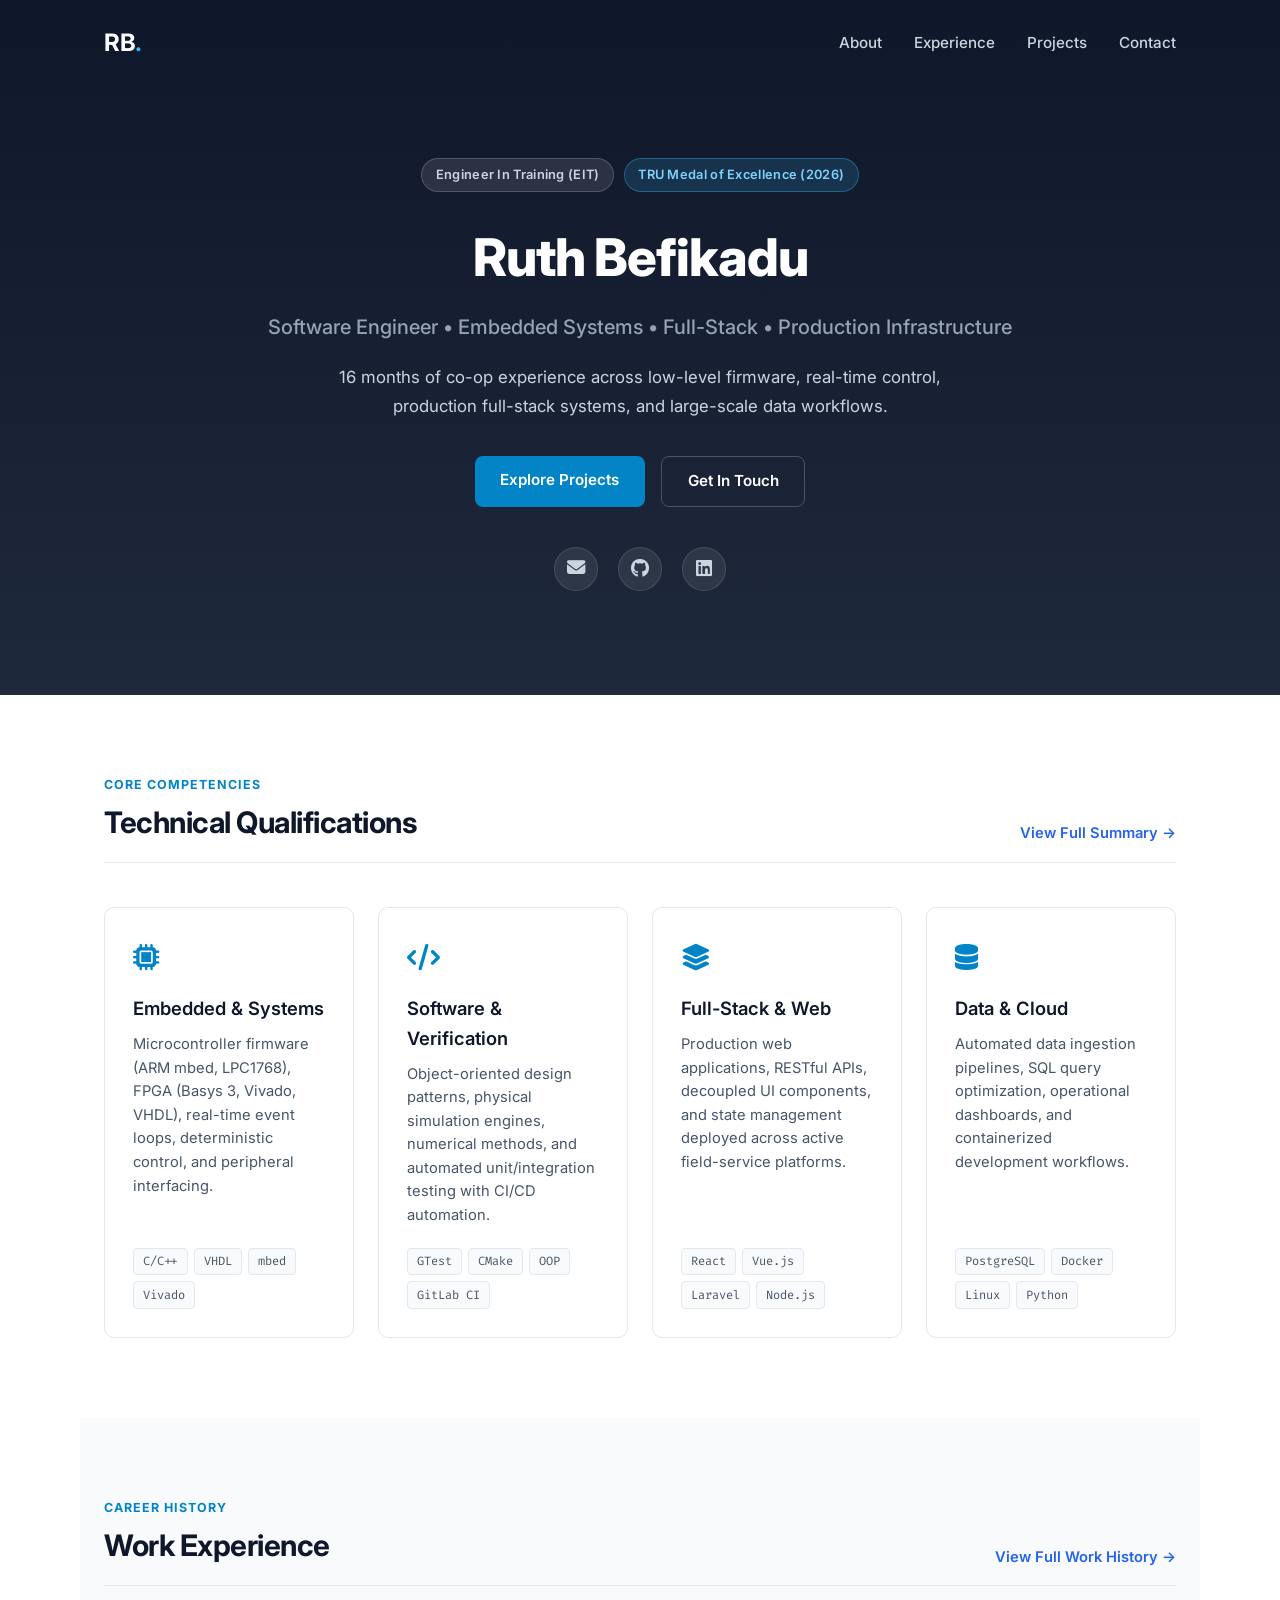
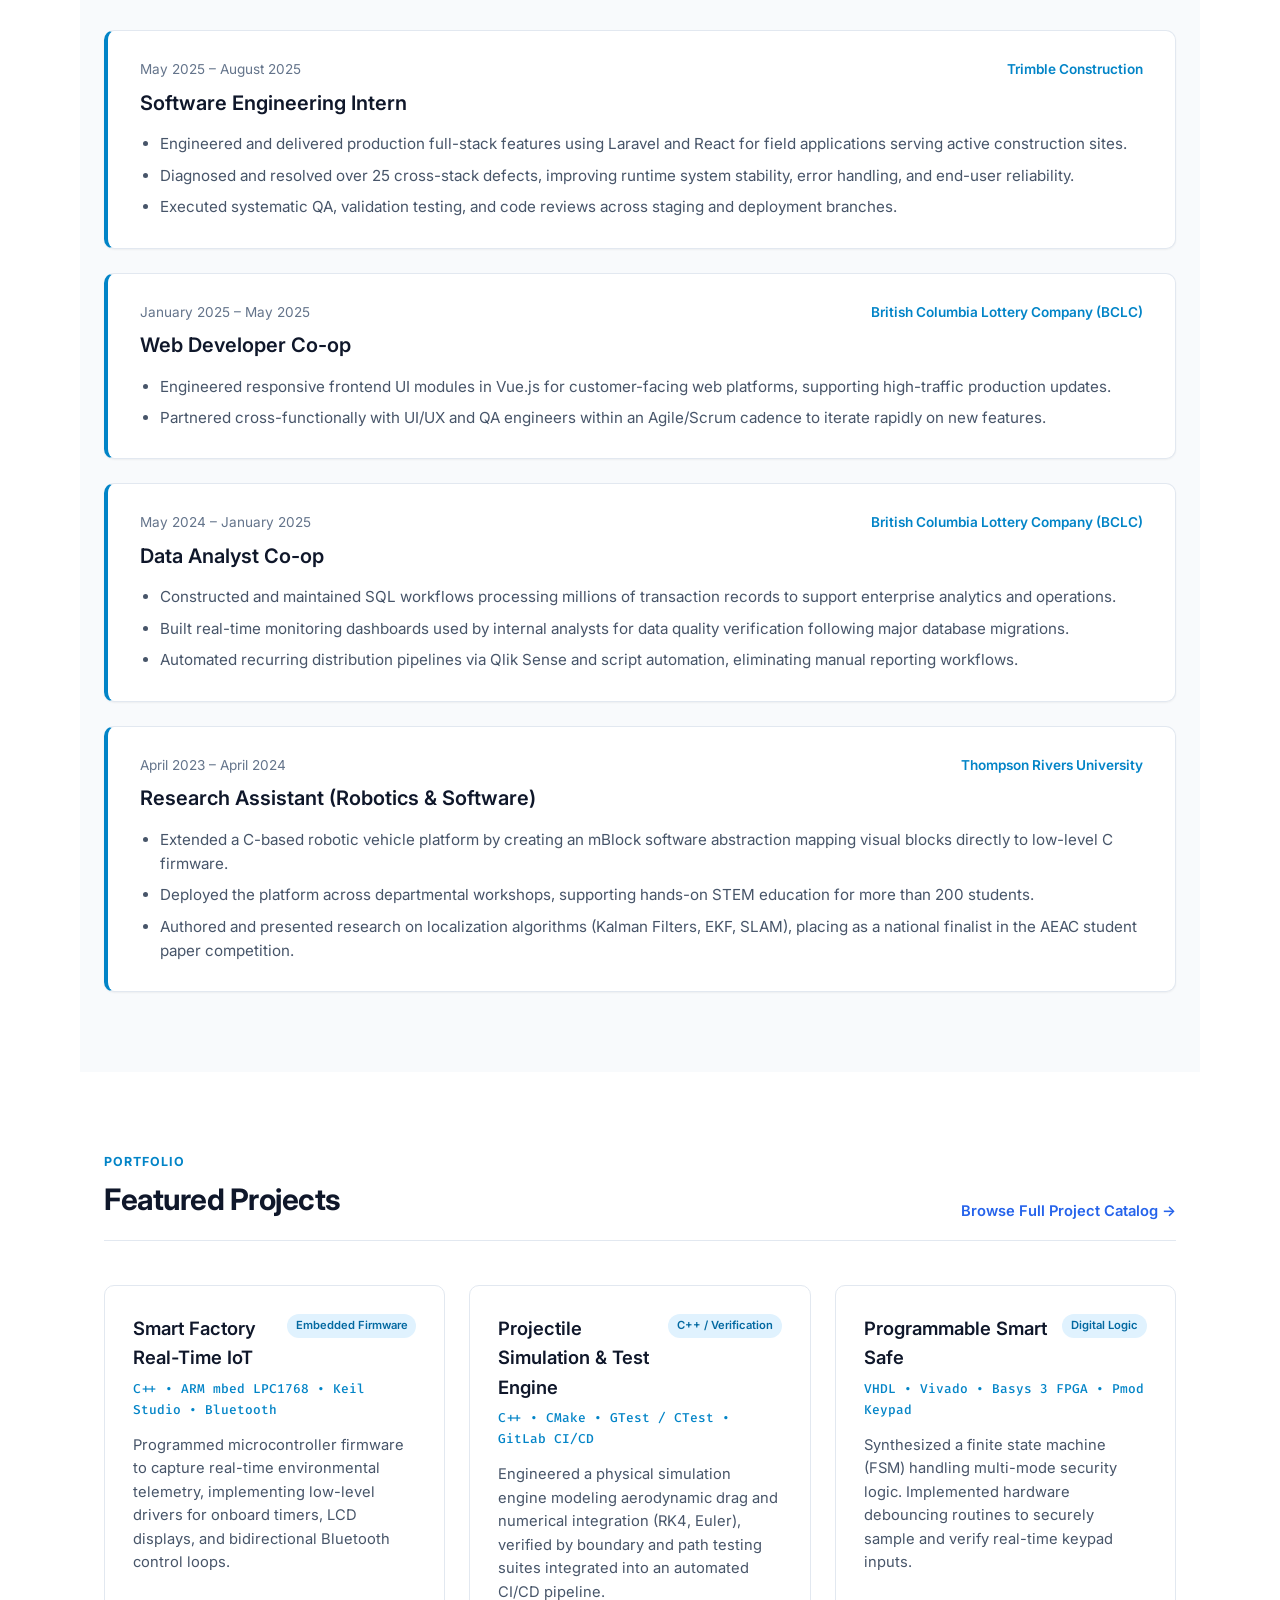
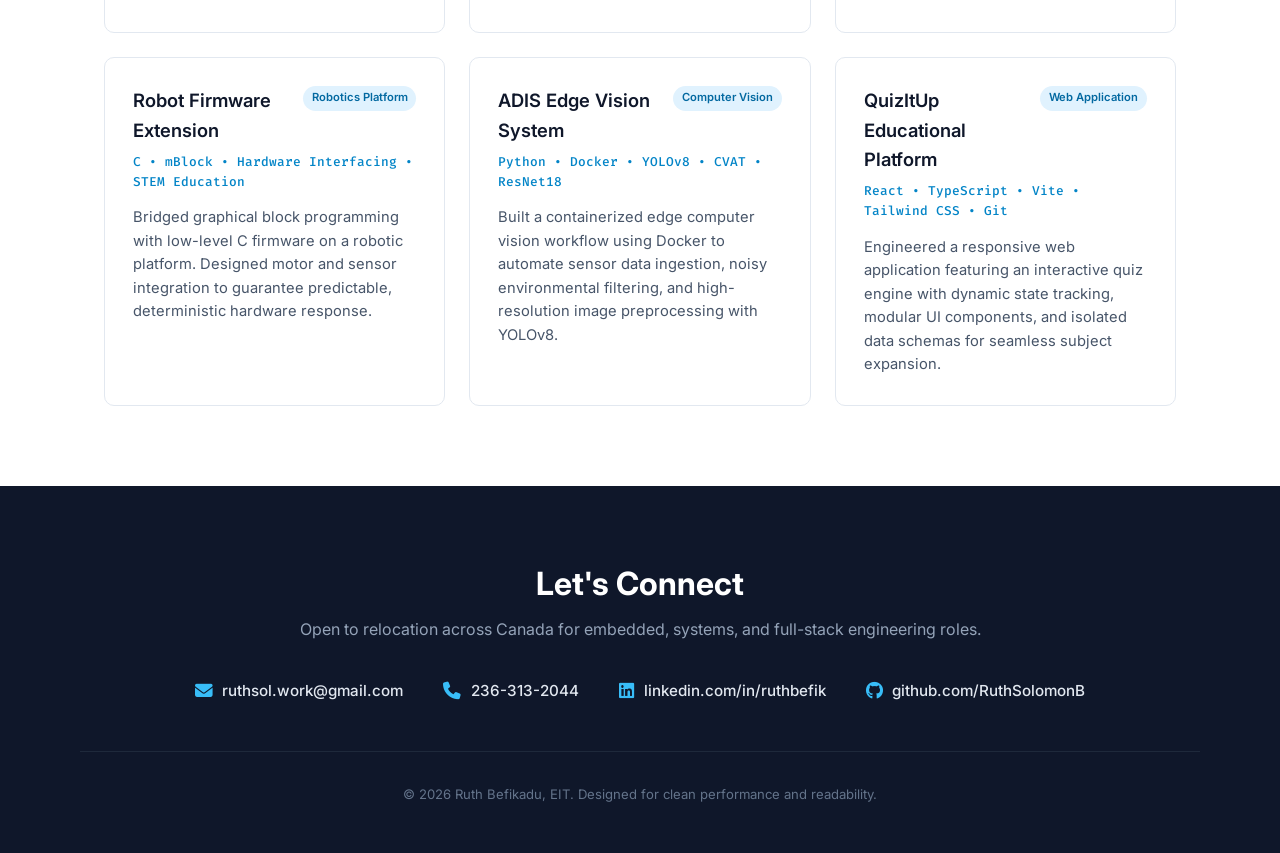
<file: index.html>
<!doctype html>
<html lang="en">
  <head>
    <meta charset="UTF-8" />
    <meta name="viewport" content="width=device-width, initial-scale=1.0" />
    <title>Ruth Befikadu, EIT | Software & Systems Engineer</title>
    <meta
      name="description"
      content="Portfolio of Ruth Befikadu, Software Engineering graduate and EIT specializing in embedded systems, low-level C/C++, full-stack applications, and robust data pipelines."
    />
    <link rel="stylesheet" href="index.css" />
    <link
      rel="stylesheet"
      href="https://cdnjs.cloudflare.com/ajax/libs/font-awesome/6.5.1/css/all.min.css"
    />
    <link rel="preconnect" href="https://fonts.googleapis.com" />
    <link rel="preconnect" href="https://fonts.gstatic.com" crossorigin />
    <link
      href="https://fonts.googleapis.com/css2?family=Fira+Code:wght@400;500&family=Inter:wght@300;400;500;600;700&display=swap"
      rel="stylesheet"
    />
  </head>
  <body>
    <!-- Navigation -->
    <header>
      <nav class="nav-container">
        <a href="#" class="logo">RB<span>.</span></a>
        <ul class="nav-links">
          <li><a href="#about">About</a></li>
          <li><a href="#experience">Experience</a></li>
          <li><a href="#projects">Projects</a></li>
          <li><a href="#contact">Contact</a></li>
        </ul>
      </nav>

      <!-- Hero Section -->
      <div class="hero">
        <div class="badge-container">
          <span class="hero-badge">Engineer In Training (EIT)</span>
          <span class="hero-badge highlight">TRU Medal of Excellence (2026)</span>
        </div>
        <h1>Ruth Befikadu</h1>
        <p class="hero-subtitle">
          Software Engineer &bull; Embedded Systems &bull; Full-Stack &bull; Production Infrastructure
        </p>
        <p class="hero-intro">
          16 months of co-op experience across low-level firmware, real-time control,
          production full-stack systems, and large-scale data workflows.
        </p>
        <div class="hero-actions">
          <a href="#projects" class="btn btn-primary">Explore Projects</a>
          <a href="#contact" class="btn btn-secondary">Get In Touch</a>
        </div>
        <div class="hero-links">
          <a href="mailto:ruthsol.work@gmail.com" title="Email Ruth"
            ><i class="fas fa-envelope"></i
          ></a>
          <a
            href="https://github.com/RuthSolomonB"
            target="_blank"
            rel="noopener noreferrer"
            title="GitHub Profile"
            ><i class="fab fa-github"></i
          ></a>
          <a
            href="https://www.linkedin.com/in/ruthbefik"
            target="_blank"
            rel="noopener noreferrer"
            title="LinkedIn Profile"
            ><i class="fab fa-linkedin"></i
          ></a>
        </div>
      </div>
    </header>

    <main>
      <!-- Qualifications Grid -->
      <section id="about" class="container">
        <div class="section-header">
          <div>
            <span class="section-tag">Core Competencies</span>
            <h2>Technical Qualifications</h2>
          </div>
          <a href="summary.html" class="detail-link">View Full Summary &rarr;</a>
        </div>

        <div class="skills-grid">
          <div class="skill-card">
            <div class="card-icon"><i class="fas fa-microchip"></i></div>
            <h3>Embedded & Systems</h3>
            <p>
              Microcontroller firmware (ARM mbed, LPC1768), FPGA (Basys 3, Vivado, VHDL), real-time event loops, deterministic control, and peripheral interfacing.
            </p>
            <div class="tag-cloud">
              <span>C/C++</span>
              <span>VHDL</span>
              <span>mbed</span>
              <span>Vivado</span>
            </div>
          </div>

          <div class="skill-card">
            <div class="card-icon"><i class="fas fa-code"></i></div>
            <h3>Software & Verification</h3>
            <p>
              Object-oriented design patterns, physical simulation engines, numerical methods, and automated unit/integration testing with CI/CD automation.
            </p>
            <div class="tag-cloud">
              <span>GTest</span>
              <span>CMake</span>
              <span>OOP</span>
              <span>GitLab CI</span>
            </div>
          </div>

          <div class="skill-card">
            <div class="card-icon"><i class="fas fa-layer-group"></i></div>
            <h3>Full-Stack & Web</h3>
            <p>
              Production web applications, RESTful APIs, decoupled UI components, and state management deployed across active field-service platforms.
            </p>
            <div class="tag-cloud">
              <span>React</span>
              <span>Vue.js</span>
              <span>Laravel</span>
              <span>Node.js</span>
            </div>
          </div>

          <div class="skill-card">
            <div class="card-icon"><i class="fas fa-database"></i></div>
            <h3>Data & Cloud</h3>
            <p>
              Automated data ingestion pipelines, SQL query optimization, operational dashboards, and containerized development workflows.
            </p>
            <div class="tag-cloud">
              <span>PostgreSQL</span>
              <span>Docker</span>
              <span>Linux</span>
              <span>Python</span>
            </div>
          </div>
        </div>
      </section>

      <!-- Work Experience -->
      <section id="experience" class="container bg-light">
        <div class="section-header">
          <div>
            <span class="section-tag">Career History</span>
            <h2>Work Experience</h2>
          </div>
          <a href="experience.html" class="detail-link">View Full Work History &rarr;</a>
        </div>

        <div class="timeline">
          <!-- Trimble -->
          <div class="job-card">
            <div class="job-meta">
              <span class="job-date">May 2025 &ndash; August 2025</span>
              <span class="job-company">Trimble Construction</span>
            </div>
            <h3 class="job-title">Software Engineering Intern</h3>
            <ul class="job-bullets">
              <li>
                Engineered and delivered production full-stack features using Laravel and React for field applications serving active construction sites.
              </li>
              <li>
                Diagnosed and resolved over 25 cross-stack defects, improving runtime system stability, error handling, and end-user reliability.
              </li>
              <li>
                Executed systematic QA, validation testing, and code reviews across staging and deployment branches.
              </li>
            </ul>
          </div>

          <!-- BCLC Web -->
          <div class="job-card">
            <div class="job-meta">
              <span class="job-date">January 2025 &ndash; May 2025</span>
              <span class="job-company">British Columbia Lottery Company (BCLC)</span>
            </div>
            <h3 class="job-title">Web Developer Co-op</h3>
            <ul class="job-bullets">
              <li>
                Engineered responsive frontend UI modules in Vue.js for customer-facing web platforms, supporting high-traffic production updates.
              </li>
              <li>
                Partnered cross-functionally with UI/UX and QA engineers within an Agile/Scrum cadence to iterate rapidly on new features.
              </li>
            </ul>
          </div>

          <!-- BCLC Data -->
          <div class="job-card">
            <div class="job-meta">
              <span class="job-date">May 2024 &ndash; January 2025</span>
              <span class="job-company">British Columbia Lottery Company (BCLC)</span>
            </div>
            <h3 class="job-title">Data Analyst Co-op</h3>
            <ul class="job-bullets">
              <li>
                Constructed and maintained SQL workflows processing millions of transaction records to support enterprise analytics and operations.
              </li>
              <li>
                Built real-time monitoring dashboards used by internal analysts for data quality verification following major database migrations.
              </li>
              <li>
                Automated recurring distribution pipelines via Qlik Sense and script automation, eliminating manual reporting workflows.
              </li>
            </ul>
          </div>

          <!-- TRU Research -->
          <div class="job-card">
            <div class="job-meta">
              <span class="job-date">April 2023 &ndash; April 2024</span>
              <span class="job-company">Thompson Rivers University</span>
            </div>
            <h3 class="job-title">Research Assistant (Robotics & Software)</h3>
            <ul class="job-bullets">
              <li>
                Extended a C-based robotic vehicle platform by creating an mBlock software abstraction mapping visual blocks directly to low-level C firmware.
              </li>
              <li>
                Deployed the platform across departmental workshops, supporting hands-on STEM education for more than 200 students.
              </li>
              <li>
                Authored and presented research on localization algorithms (Kalman Filters, EKF, SLAM), placing as a national finalist in the AEAC student paper competition.
              </li>
            </ul>
          </div>
        </div>
      </section>

      <!-- Featured Projects -->
      <!-- Featured Projects -->
      <section id="projects" class="container">
        <div class="section-header">
          <div>
            <span class="section-tag">Portfolio</span>
            <h2>Featured Projects</h2>
          </div>
          <a href="projects.html" class="detail-link">Browse Full Project Catalog &rarr;</a>
        </div>

        <div class="project-grid">
          <!-- Project 1: Smart Factory -->
          <div class="project-card">
            <div class="project-header">
              <h3>Smart Factory Real-Time IoT</h3>
              <span class="project-badge">Embedded Firmware</span>
            </div>
            <p class="project-tech">C++ &bull; ARM mbed LPC1768 &bull; Keil Studio &bull; Bluetooth</p>
            <p class="desc">
              Programmed microcontroller firmware to capture real-time environmental telemetry, implementing low-level drivers for onboard timers, LCD displays, and bidirectional Bluetooth control loops.
            </p>
          </div>

          <!-- Project 2: Projectile Simulation Testing -->
          <div class="project-card">
            <div class="project-header">
              <h3>Projectile Simulation & Test Engine</h3>
              <span class="project-badge">C++ / Verification</span>
            </div>
            <p class="project-tech">C++ &bull; CMake &bull; GTest / CTest &bull; GitLab CI/CD</p>
            <p class="desc">
              Engineered a physical simulation engine modeling aerodynamic drag and numerical integration (RK4, Euler), verified by boundary and path testing suites integrated into an automated CI/CD pipeline.
            </p>
          </div>

          <!-- Project 3: Programmable Smart Safe -->
          <div class="project-card">
            <div class="project-header">
              <h3>Programmable Smart Safe</h3>
              <span class="project-badge">Digital Logic</span>
            </div>
            <p class="project-tech">VHDL &bull; Vivado &bull; Basys 3 FPGA &bull; Pmod Keypad</p>
            <p class="desc">
              Synthesized a finite state machine (FSM) handling multi-mode security logic. Implemented hardware debouncing routines to securely sample and verify real-time keypad inputs.
            </p>
          </div>

          <!-- Project 4: Freenove Robot Car Extension -->
          <div class="project-card">
            <div class="project-header">
              <h3>Robot Firmware Extension</h3>
              <span class="project-badge">Robotics Platform</span>
            </div>
            <p class="project-tech">C &bull; mBlock &bull; Hardware Interfacing &bull; STEM Education</p>
            <p class="desc">
              Bridged graphical block programming with low-level C firmware on a robotic platform. Designed motor and sensor integration to guarantee predictable, deterministic hardware response.
            </p>
          </div>

          <!-- Project 5: ADIS -->
          <div class="project-card">
            <div class="project-header">
              <h3>ADIS Edge Vision System</h3>
              <span class="project-badge">Computer Vision</span>
            </div>
            <p class="project-tech">Python &bull; Docker &bull; YOLOv8 &bull; CVAT &bull; ResNet18</p>
            <p class="desc">
              Built a containerized edge computer vision workflow using Docker to automate sensor data ingestion, noisy environmental filtering, and high-resolution image preprocessing with YOLOv8.
            </p>
          </div>

          <!-- Project 6: QuizItUp -->
          <div class="project-card">
            <div class="project-header">
              <h3>QuizItUp Educational Platform</h3>
              <span class="project-badge">Web Application</span>
            </div>
            <p class="project-tech">React &bull; TypeScript &bull; Vite &bull; Tailwind CSS &bull; Git</p>
            <p class="desc">
              Engineered a responsive web application featuring an interactive quiz engine with dynamic state tracking, modular UI components, and isolated data schemas for seamless subject expansion.
            </p>
          </div>
        </div>
      </section>
    </main>

    <!-- Footer / Contact Section -->
    <footer id="contact">
      <div class="container footer-content">
        <h2>Let's Connect</h2>
        <p class="footer-lead">
          Open to relocation across Canada for embedded, systems, and full-stack engineering roles.
        </p>
        <div class="contact-links">
          <a href="mailto:ruthsol.work@gmail.com" class="contact-item">
            <i class="fas fa-envelope"></i> ruthsol.work@gmail.com
          </a>
          <a href="tel:2363132044" class="contact-item">
            <i class="fas fa-phone"></i> 236-313-2044
          </a>
          <a
            href="https://www.linkedin.com/in/ruthbefik"
            target="_blank"
            rel="noopener noreferrer"
            class="contact-item"
          >
            <i class="fab fa-linkedin"></i> linkedin.com/in/ruthbefik
          </a>
          <a
            href="https://github.com/RuthSolomonB"
            target="_blank"
            rel="noopener noreferrer"
            class="contact-item"
          >
            <i class="fab fa-github"></i> github.com/RuthSolomonB
          </a>
        </div>
        <p class="copyright">
          &copy; 2026 Ruth Befikadu, EIT. Designed for clean performance and readability.
        </p>
      </div>
    </footer>
  </body>
</html>
</file>
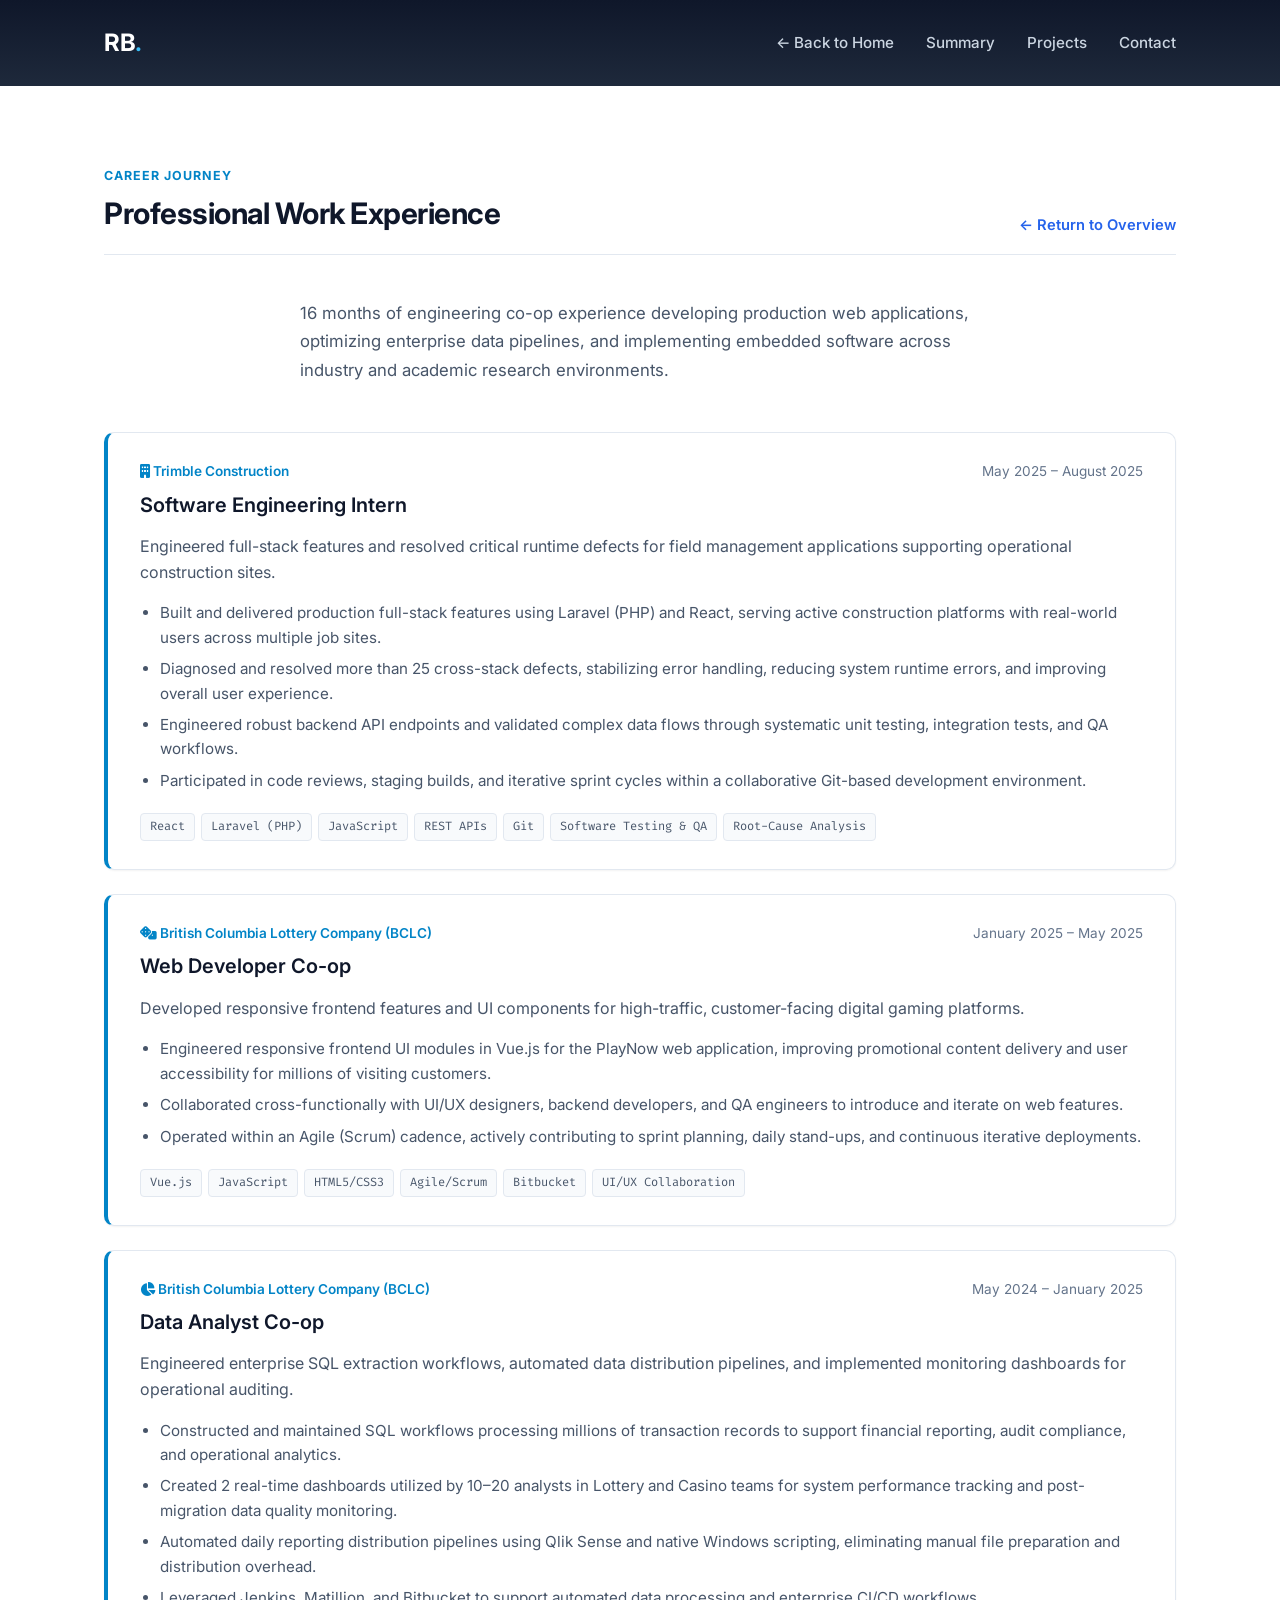
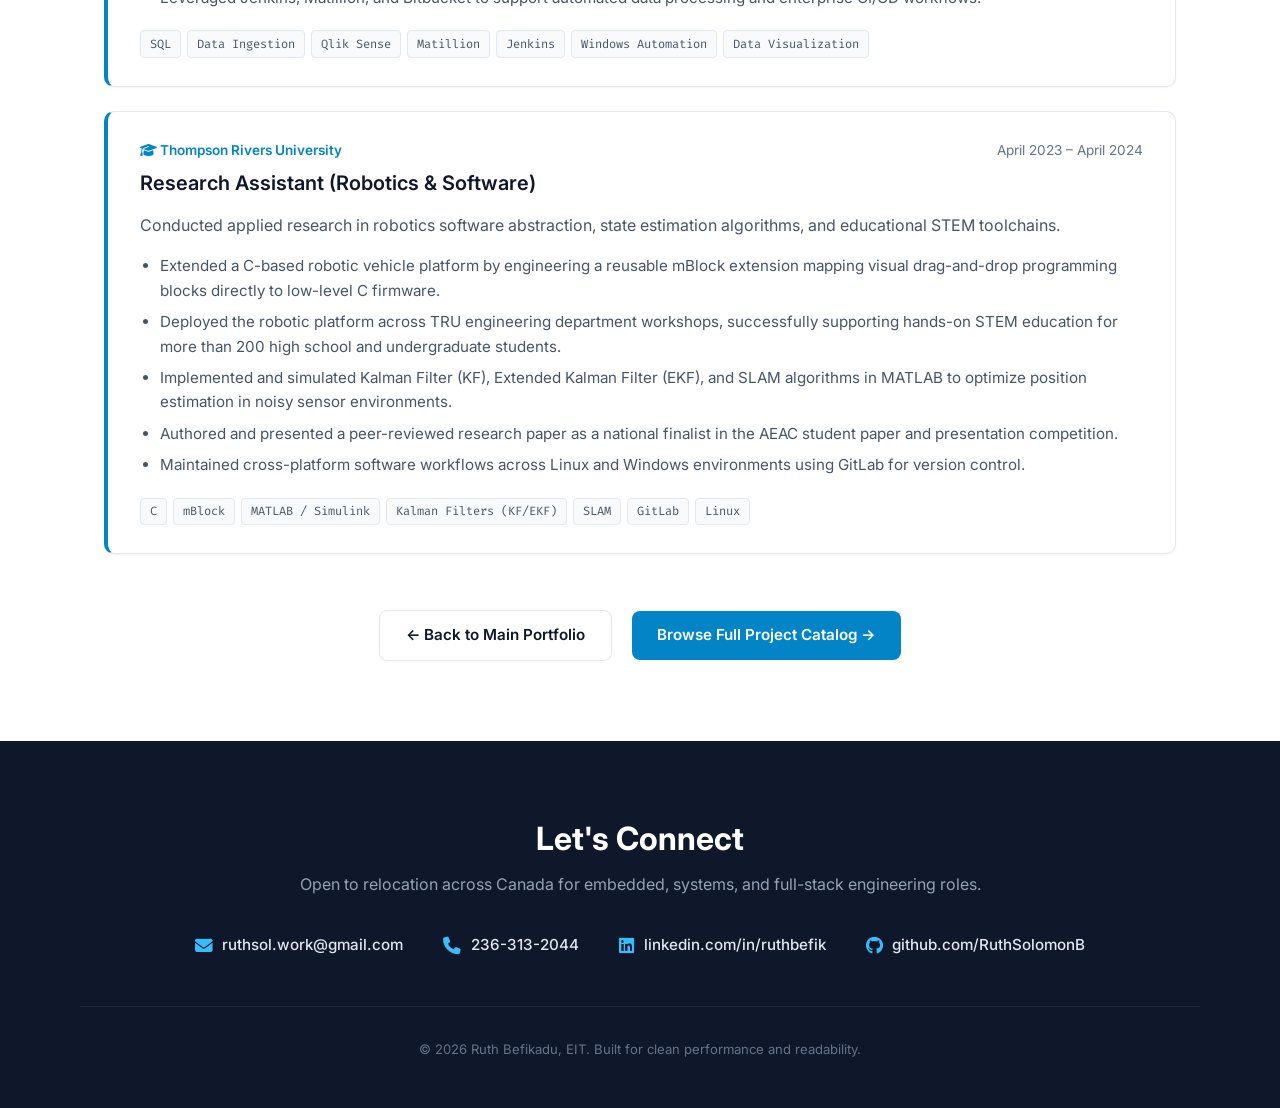
<file: experience.html>
<!doctype html>
<html lang="en">
  <head>
    <meta charset="UTF-8" />
    <meta name="viewport" content="width=device-width, initial-scale=1.0" />
    <title>Professional Experience | Ruth Befikadu, EIT</title>
    <meta
      name="description"
      content="Comprehensive work history and co-op experience for Ruth Befikadu, EIT."
    />
    <link rel="stylesheet" href="index.css" />
    <link
      rel="stylesheet"
      href="https://cdnjs.cloudflare.com/ajax/libs/font-awesome/6.5.1/css/all.min.css"
    />
    <link rel="preconnect" href="https://fonts.googleapis.com" />
    <link rel="preconnect" href="https://fonts.gstatic.com" crossorigin />
    <link
      href="https://fonts.googleapis.com/css2?family=Fira+Code:wght@400;500&family=Inter:wght@300;400;500;600;700&display=swap"
      rel="stylesheet"
    />
  </head>
  <body>
    <!-- Top Navigation Bar -->
    <header>
      <nav class="nav-container">
        <a href="index.html" class="logo">RB<span>.</span></a>
        <ul class="nav-links">
          <li><a href="index.html">&larr; Back to Home</a></li>
          <li><a href="summary.html">Summary</a></li>
          <li><a href="projects.html">Projects</a></li>
          <li><a href="index.html#contact">Contact</a></li>
        </ul>
      </nav>
    </header>

    <main class="container">
      <!-- Section Header -->
      <div class="section-header">
        <div>
          <span class="section-tag">Career Journey</span>
          <h2>Professional Work Experience</h2>
        </div>
        <a href="index.html" class="detail-link">&larr; Return to Overview</a>
      </div>

      <!-- Lead Summary -->
      <p class="hero-intro" style="color: var(--text-muted); margin-bottom: 3rem; text-align: left;">
        16 months of engineering co-op experience developing production web applications, optimizing enterprise data pipelines, and implementing embedded software across industry and academic research environments.
      </p>

      <div class="timeline">
        <!-- Role 1: Trimble Construction -->
        <div class="job-card">
          <div class="job-meta">
            <span class="job-company"><i class="fas fa-building"></i> Trimble Construction</span>
            <span class="job-date">May 2025 &ndash; August 2025</span>
          </div>
          <h3 class="job-title">Software Engineering Intern</h3>
          <p class="desc" style="margin-bottom: 1rem; color: var(--text-muted);">
            Engineered full-stack features and resolved critical runtime defects for field management applications supporting operational construction sites.
          </p>
          <ul class="job-bullets">
            <li>
              Built and delivered production full-stack features using Laravel (PHP) and React, serving active construction platforms with real-world users across multiple job sites.
            </li>
            <li>
              Diagnosed and resolved more than 25 cross-stack defects, stabilizing error handling, reducing system runtime errors, and improving overall user experience.
            </li>
            <li>
              Engineered robust backend API endpoints and validated complex data flows through systematic unit testing, integration tests, and QA workflows.
            </li>
            <li>
              Participated in code reviews, staging builds, and iterative sprint cycles within a collaborative Git-based development environment.
            </li>
          </ul>
          <div class="tag-cloud" style="margin-top: 1.25rem;">
            <span>React</span>
            <span>Laravel (PHP)</span>
            <span>JavaScript</span>
            <span>REST APIs</span>
            <span>Git</span>
            <span>Software Testing & QA</span>
            <span>Root-Cause Analysis</span>
          </div>
        </div>

        <!-- Role 2: BCLC Web Developer -->
        <div class="job-card">
          <div class="job-meta">
            <span class="job-company"><i class="fas fa-dice"></i> British Columbia Lottery Company (BCLC)</span>
            <span class="job-date">January 2025 &ndash; May 2025</span>
          </div>
          <h3 class="job-title">Web Developer Co-op</h3>
          <p class="desc" style="margin-bottom: 1rem; color: var(--text-muted);">
            Developed responsive frontend features and UI components for high-traffic, customer-facing digital gaming platforms.
          </p>
          <ul class="job-bullets">
            <li>
              Engineered responsive frontend UI modules in Vue.js for the PlayNow web application, improving promotional content delivery and user accessibility for millions of visiting customers.
            </li>
            <li>
              Collaborated cross-functionally with UI/UX designers, backend developers, and QA engineers to introduce and iterate on web features.
            </li>
            <li>
              Operated within an Agile (Scrum) cadence, actively contributing to sprint planning, daily stand-ups, and continuous iterative deployments.
            </li>
          </ul>
          <div class="tag-cloud" style="margin-top: 1.25rem;">
            <span>Vue.js</span>
            <span>JavaScript</span>
            <span>HTML5/CSS3</span>
            <span>Agile/Scrum</span>
            <span>Bitbucket</span>
            <span>UI/UX Collaboration</span>
          </div>
        </div>

        <!-- Role 3: BCLC Data Analyst -->
        <div class="job-card">
          <div class="job-meta">
            <span class="job-company"><i class="fas fa-chart-pie"></i> British Columbia Lottery Company (BCLC)</span>
            <span class="job-date">May 2024 &ndash; January 2025</span>
          </div>
          <h3 class="job-title">Data Analyst Co-op</h3>
          <p class="desc" style="margin-bottom: 1rem; color: var(--text-muted);">
            Engineered enterprise SQL extraction workflows, automated data distribution pipelines, and implemented monitoring dashboards for operational auditing.
          </p>
          <ul class="job-bullets">
            <li>
              Constructed and maintained SQL workflows processing millions of transaction records to support financial reporting, audit compliance, and operational analytics.
            </li>
            <li>
              Created 2 real-time dashboards utilized by 10&ndash;20 analysts in Lottery and Casino teams for system performance tracking and post-migration data quality monitoring.
            </li>
            <li>
              Automated daily reporting distribution pipelines using Qlik Sense and native Windows scripting, eliminating manual file preparation and distribution overhead.
            </li>
            <li>
              Leveraged Jenkins, Matillion, and Bitbucket to support automated data processing and enterprise CI/CD workflows.
            </li>
          </ul>
          <div class="tag-cloud" style="margin-top: 1.25rem;">
            <span>SQL</span>
            <span>Data Ingestion</span>
            <span>Qlik Sense</span>
            <span>Matillion</span>
            <span>Jenkins</span>
            <span>Windows Automation</span>
            <span>Data Visualization</span>
          </div>
        </div>

        <!-- Role 4: Thompson Rivers University -->
        <div class="job-card">
          <div class="job-meta">
            <span class="job-company"><i class="fas fa-graduation-cap"></i> Thompson Rivers University</span>
            <span class="job-date">April 2023 &ndash; April 2024</span>
          </div>
          <h3 class="job-title">Research Assistant (Robotics & Software)</h3>
          <p class="desc" style="margin-bottom: 1rem; color: var(--text-muted);">
            Conducted applied research in robotics software abstraction, state estimation algorithms, and educational STEM toolchains.
          </p>
          <ul class="job-bullets">
            <li>
              Extended a C-based robotic vehicle platform by engineering a reusable mBlock extension mapping visual drag-and-drop programming blocks directly to low-level C firmware.
            </li>
            <li>
              Deployed the robotic platform across TRU engineering department workshops, successfully supporting hands-on STEM education for more than 200 high school and undergraduate students.
            </li>
            <li>
              Implemented and simulated Kalman Filter (KF), Extended Kalman Filter (EKF), and SLAM algorithms in MATLAB to optimize position estimation in noisy sensor environments.
            </li>
            <li>
              Authored and presented a peer-reviewed research paper as a national finalist in the AEAC student paper and presentation competition.
            </li>
            <li>
              Maintained cross-platform software workflows across Linux and Windows environments using GitLab for version control.
            </li>
          </ul>
          <div class="tag-cloud" style="margin-top: 1.25rem;">
            <span>C</span>
            <span>mBlock</span>
            <span>MATLAB / Simulink</span>
            <span>Kalman Filters (KF/EKF)</span>
            <span>SLAM</span>
            <span>GitLab</span>
            <span>Linux</span>
          </div>
        </div>
      </div>

      <!-- Navigation Footer -->
      <div style="margin-top: 3.5rem; text-align: center;">
        <a href="index.html" class="btn btn-secondary">&larr; Back to Main Portfolio</a>
        <a href="projects.html" class="btn btn-primary" style="margin-left: 1rem;">Browse Full Project Catalog &rarr;</a>
      </div>
    </main>

    <!-- Footer -->
    <footer id="contact">
      <div class="container footer-content">
        <h2>Let's Connect</h2>
        <p class="footer-lead">
          Open to relocation across Canada for embedded, systems, and full-stack engineering roles.
        </p>
        <div class="contact-links">
          <a href="mailto:ruthsol.work@gmail.com" class="contact-item">
            <i class="fas fa-envelope"></i> ruthsol.work@gmail.com
          </a>
          <a href="tel:2363132044" class="contact-item">
            <i class="fas fa-phone"></i> 236-313-2044
          </a>
          <a
            href="https://www.linkedin.com/in/ruthbefik"
            target="_blank"
            rel="noopener noreferrer"
            class="contact-item"
          >
            <i class="fab fa-linkedin"></i> linkedin.com/in/ruthbefik
          </a>
          <a
            href="https://github.com/RuthSolomonB"
            target="_blank"
            rel="noopener noreferrer"
            class="contact-item"
          >
            <i class="fab fa-github"></i> github.com/RuthSolomonB
          </a>
        </div>
        <p class="copyright">
          &copy; 2026 Ruth Befikadu, EIT. Built for clean performance and readability.
        </p>
      </div>
    </footer>
  </body>
</html>
</file>
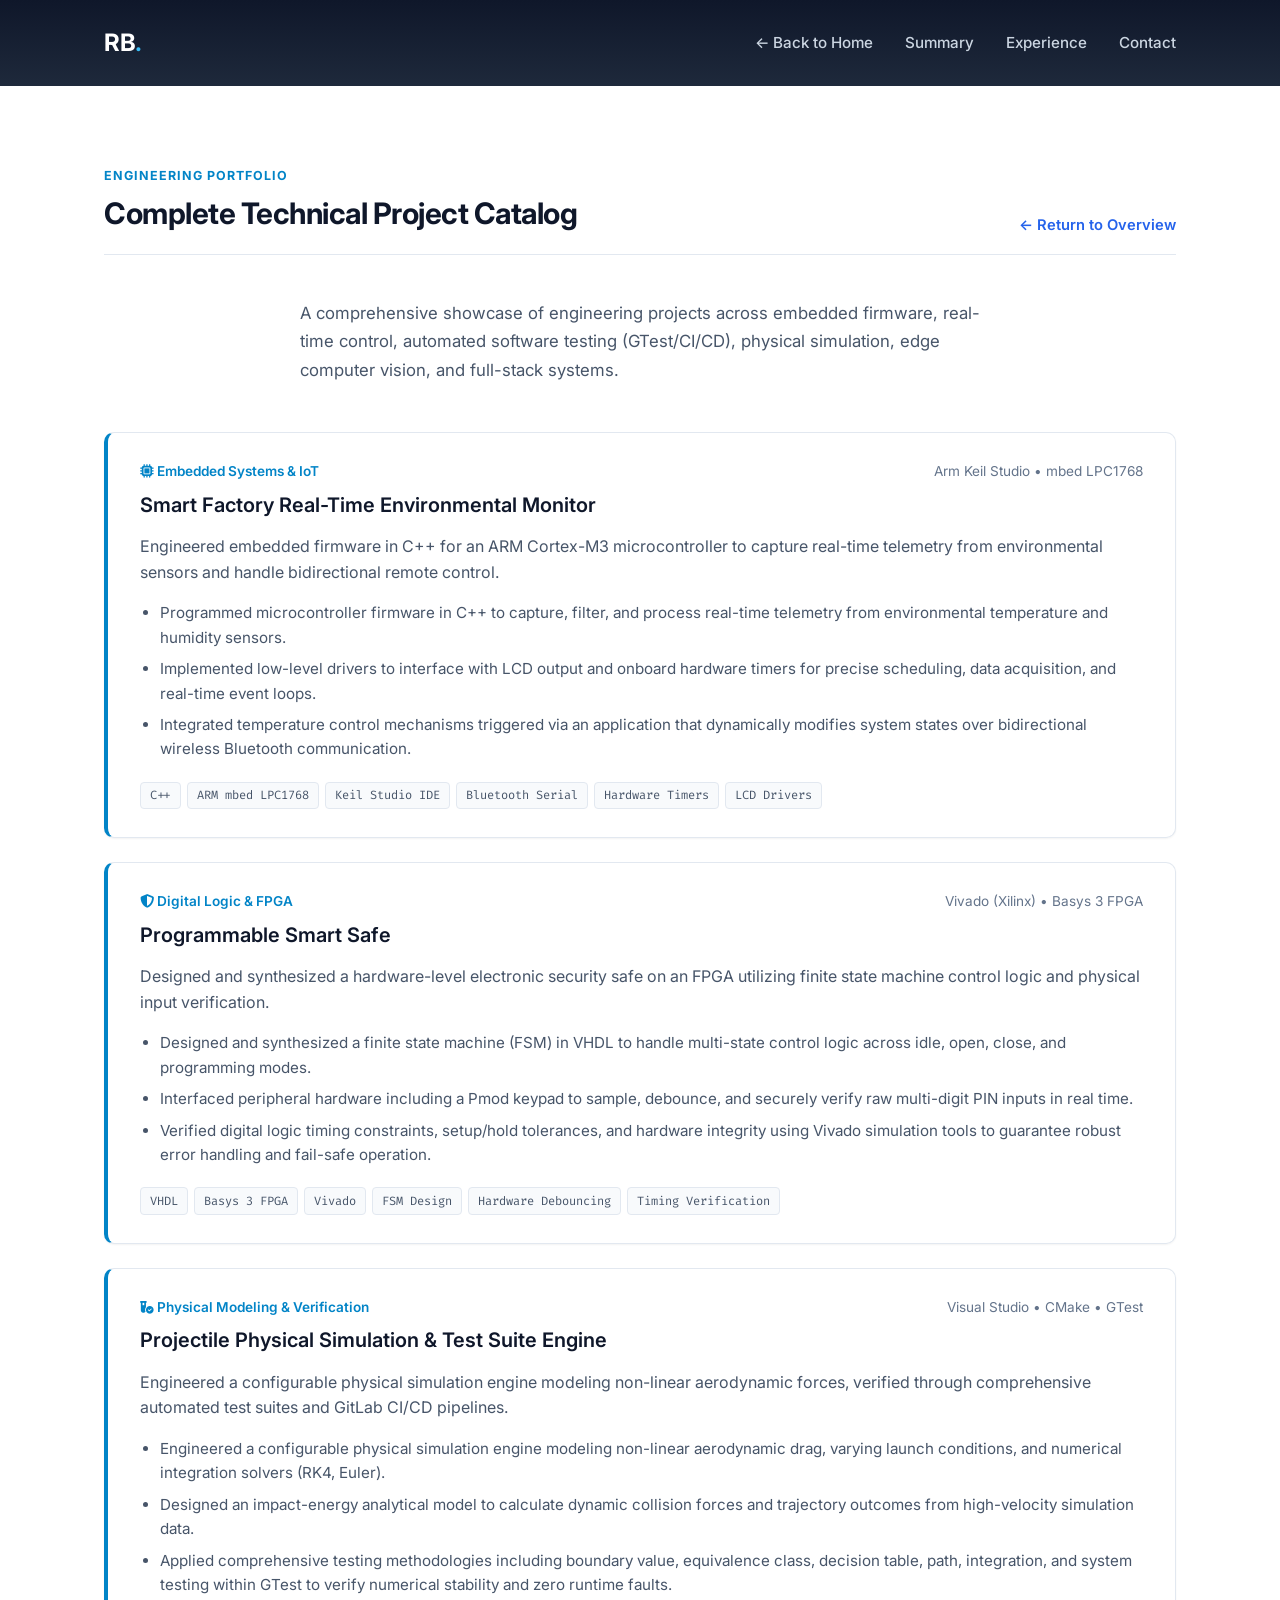
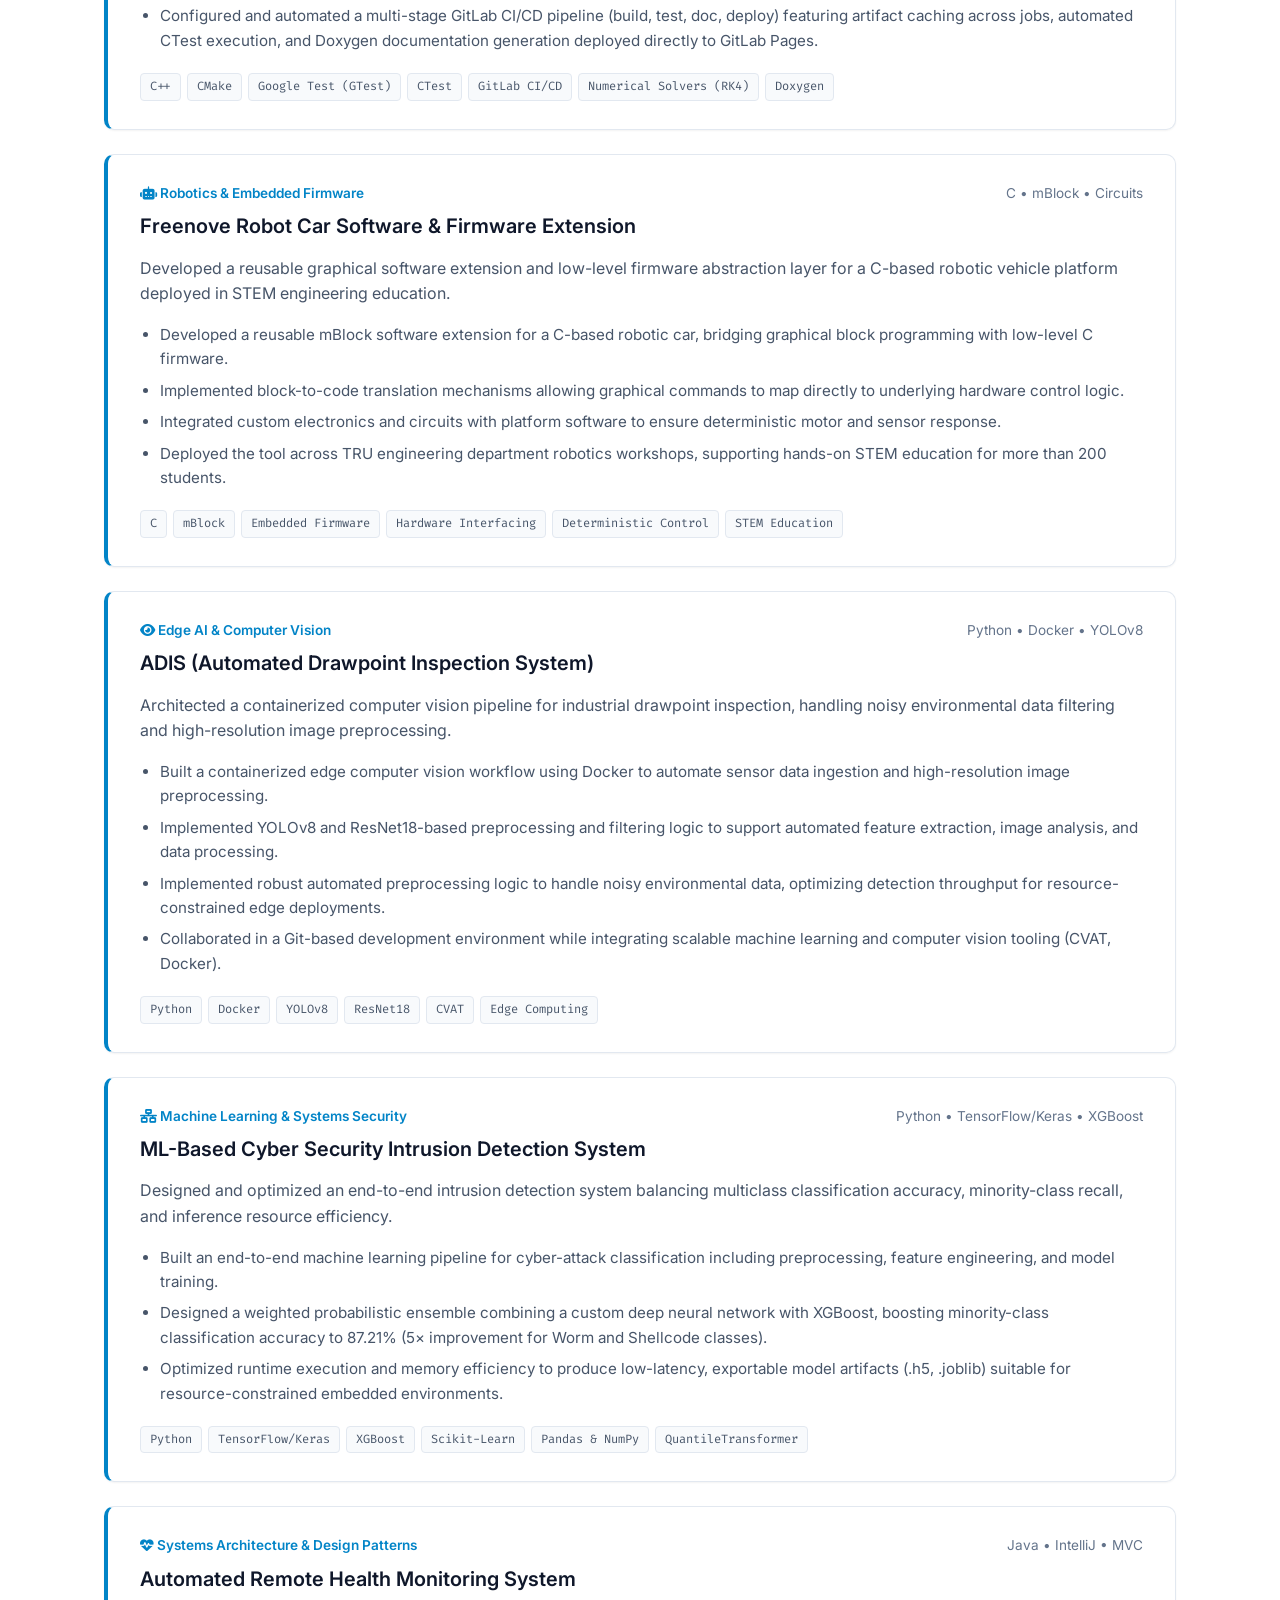
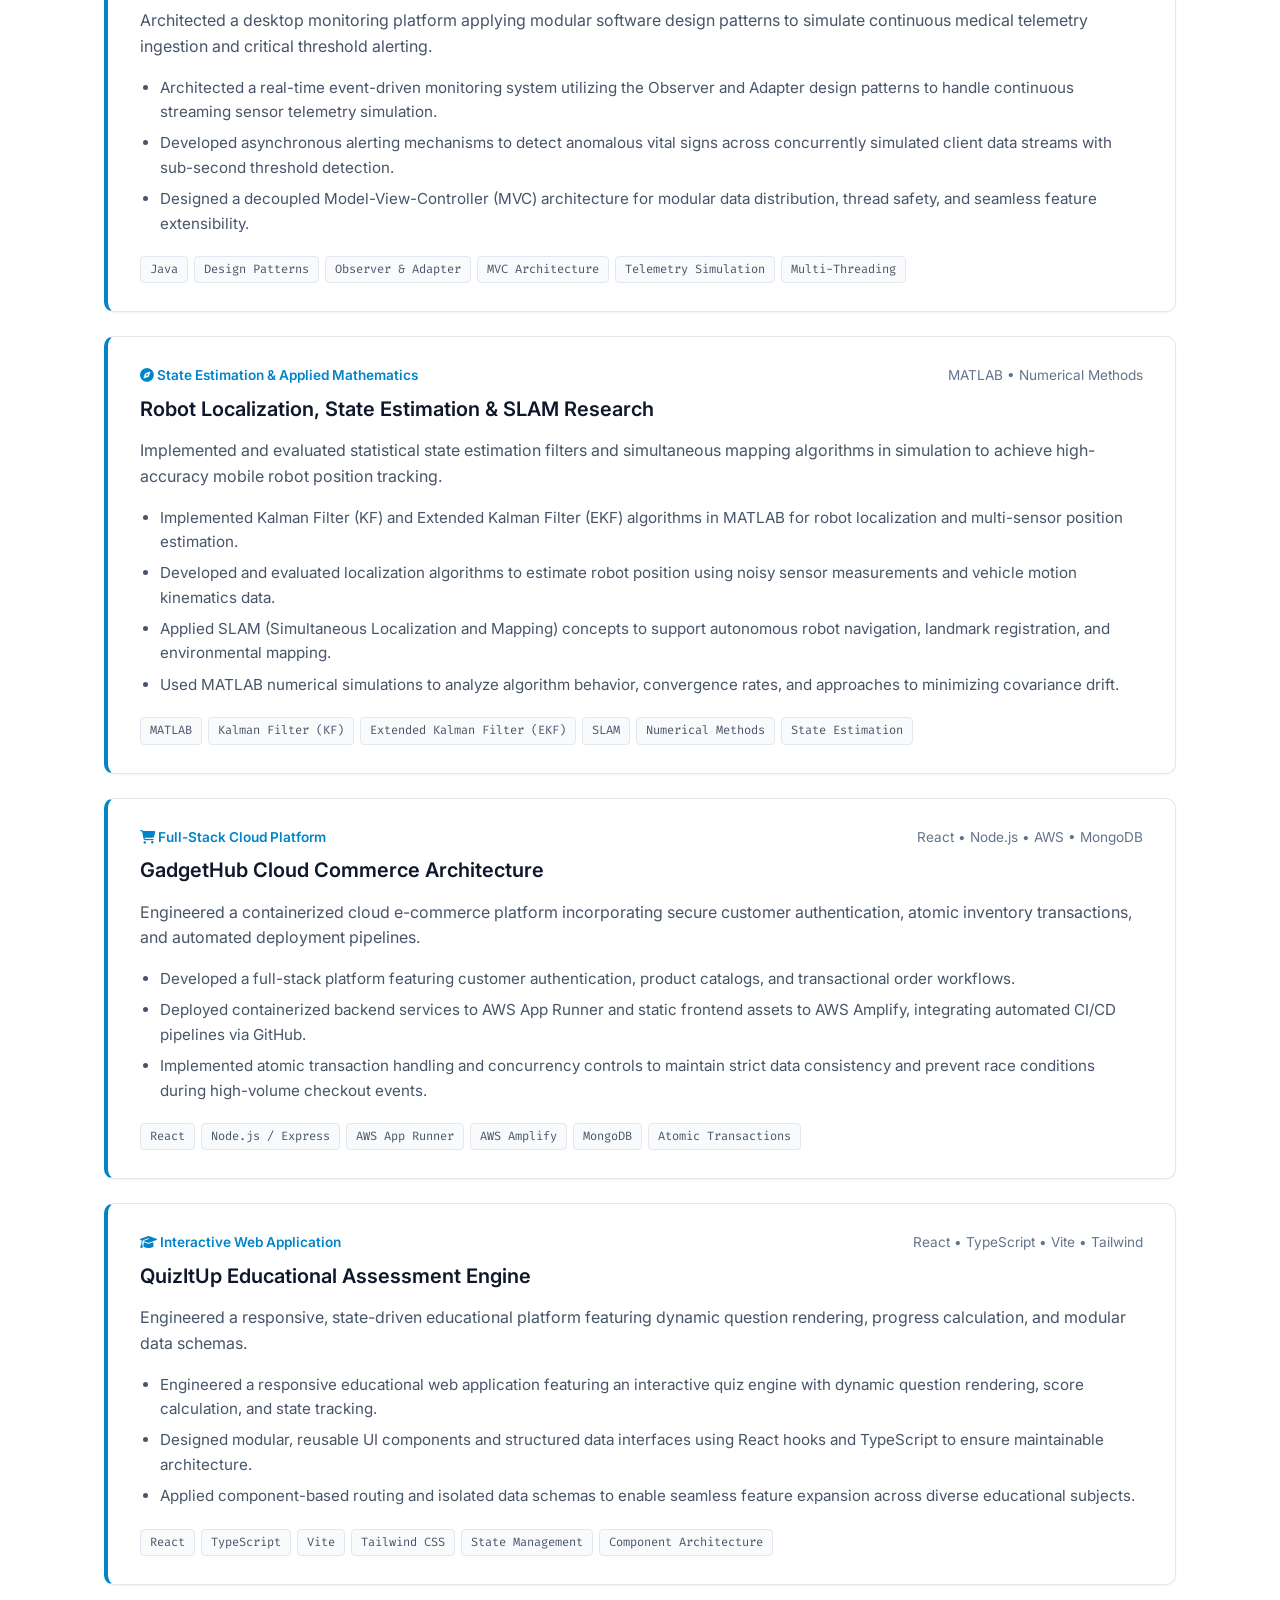
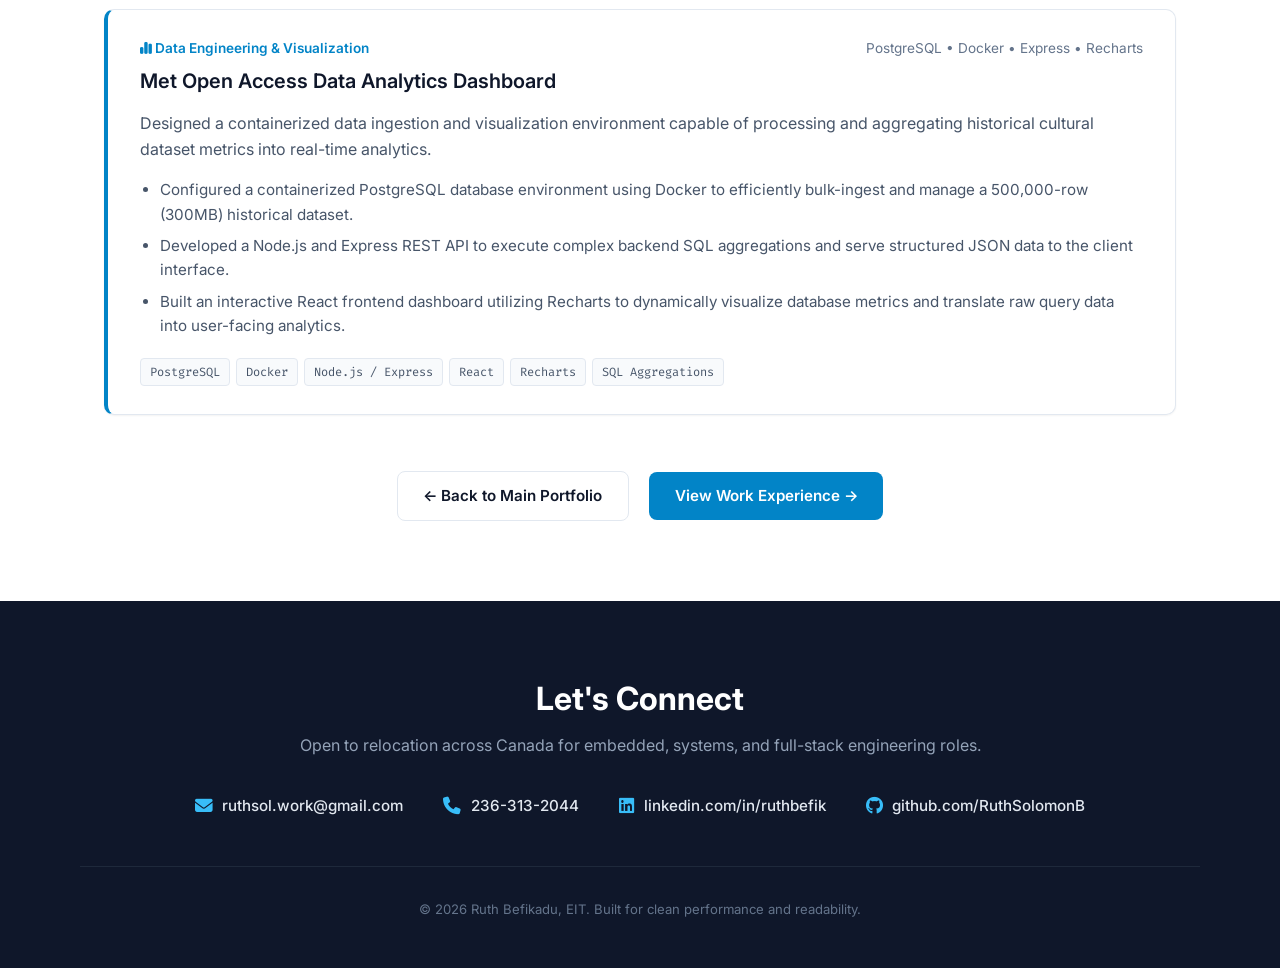
<file: projects.html>
<!doctype html>
<html lang="en">
  <head>
    <meta charset="UTF-8" />
    <meta name="viewport" content="width=device-width, initial-scale=1.0" />
    <title>Complete Project Catalog | Ruth Befikadu, EIT</title>
    <meta
      name="description"
      content="Comprehensive technical project catalog of Ruth Befikadu, EIT — spanning embedded systems, C++ simulation, computer vision, machine learning, and full-stack software."
    />
    <link rel="stylesheet" href="index.css" />
    <link
      rel="stylesheet"
      href="https://cdnjs.cloudflare.com/ajax/libs/font-awesome/6.5.1/css/all.min.css"
    />
    <link rel="preconnect" href="https://fonts.googleapis.com" />
    <link rel="preconnect" href="https://fonts.gstatic.com" crossorigin />
    <link
      href="https://fonts.googleapis.com/css2?family=Fira+Code:wght@400;500&family=Inter:wght@300;400;500;600;700&display=swap"
      rel="stylesheet"
    />
  </head>
  <body>
    <!-- Top Navigation Bar -->
    <header>
      <nav class="nav-container">
        <a href="index.html" class="logo">RB<span>.</span></a>
        <ul class="nav-links">
          <li><a href="index.html">&larr; Back to Home</a></li>
          <li><a href="summary.html">Summary</a></li>
          <li><a href="experience.html">Experience</a></li>
          <li><a href="index.html#contact">Contact</a></li>
        </ul>
      </nav>
    </header>

    <main class="container">
      <!-- Section Header -->
      <div class="section-header">
        <div>
          <span class="section-tag">Engineering Portfolio</span>
          <h2>Complete Technical Project Catalog</h2>
        </div>
        <a href="index.html" class="detail-link">&larr; Return to Overview</a>
      </div>

      <!-- Lead Summary -->
      <p class="hero-intro" style="color: var(--text-muted); margin-bottom: 3rem; text-align: left;">
        A comprehensive showcase of engineering projects across embedded firmware, real-time control, automated software testing (GTest/CI/CD), physical simulation, edge computer vision, and full-stack systems.
      </p>

      <div class="timeline">
        <!-- Project 1: Smart Factory -->
        <div class="job-card">
          <div class="job-meta">
            <span class="job-company"><i class="fas fa-microchip"></i> Embedded Systems & IoT</span>
            <span class="job-date">Arm Keil Studio &bull; mbed LPC1768</span>
          </div>
          <h3 class="job-title">Smart Factory Real-Time Environmental Monitor</h3>
          <p class="desc" style="margin-bottom: 1rem; color: var(--text-muted);">
            Engineered embedded firmware in C++ for an ARM Cortex-M3 microcontroller to capture real-time telemetry from environmental sensors and handle bidirectional remote control.
          </p>
          <ul class="job-bullets">
            <li>
              Programmed microcontroller firmware in C++ to capture, filter, and process real-time telemetry from environmental temperature and humidity sensors.
            </li>
            <li>
              Implemented low-level drivers to interface with LCD output and onboard hardware timers for precise scheduling, data acquisition, and real-time event loops.
            </li>
            <li>
              Integrated temperature control mechanisms triggered via an application that dynamically modifies system states over bidirectional wireless Bluetooth communication.
            </li>
          </ul>
          <div class="tag-cloud" style="margin-top: 1.25rem;">
            <span>C++</span>
            <span>ARM mbed LPC1768</span>
            <span>Keil Studio IDE</span>
            <span>Bluetooth Serial</span>
            <span>Hardware Timers</span>
            <span>LCD Drivers</span>
          </div>
        </div>

        <!-- Project 2: Programmable Smart Safe -->
        <div class="job-card">
          <div class="job-meta">
            <span class="job-company"><i class="fas fa-shield-halved"></i> Digital Logic & FPGA</span>
            <span class="job-date">Vivado (Xilinx) &bull; Basys 3 FPGA</span>
          </div>
          <h3 class="job-title">Programmable Smart Safe</h3>
          <p class="desc" style="margin-bottom: 1rem; color: var(--text-muted);">
            Designed and synthesized a hardware-level electronic security safe on an FPGA utilizing finite state machine control logic and physical input verification.
          </p>
          <ul class="job-bullets">
            <li>
              Designed and synthesized a finite state machine (FSM) in VHDL to handle multi-state control logic across idle, open, close, and programming modes.
            </li>
            <li>
              Interfaced peripheral hardware including a Pmod keypad to sample, debounce, and securely verify raw multi-digit PIN inputs in real time.
            </li>
            <li>
              Verified digital logic timing constraints, setup/hold tolerances, and hardware integrity using Vivado simulation tools to guarantee robust error handling and fail-safe operation.
            </li>
          </ul>
          <div class="tag-cloud" style="margin-top: 1.25rem;">
            <span>VHDL</span>
            <span>Basys 3 FPGA</span>
            <span>Vivado</span>
            <span>FSM Design</span>
            <span>Hardware Debouncing</span>
            <span>Timing Verification</span>
          </div>
        </div>

        <!-- Project 3: Projectile Simulation Testing -->
        <div class="job-card">
          <div class="job-meta">
            <span class="job-company"><i class="fas fa-vial-circle-check"></i> Physical Modeling & Verification</span>
            <span class="job-date">Visual Studio &bull; CMake &bull; GTest</span>
          </div>
          <h3 class="job-title">Projectile Physical Simulation & Test Suite Engine</h3>
          <p class="desc" style="margin-bottom: 1rem; color: var(--text-muted);">
            Engineered a configurable physical simulation engine modeling non-linear aerodynamic forces, verified through comprehensive automated test suites and GitLab CI/CD pipelines.
          </p>
          <ul class="job-bullets">
            <li>
              Engineered a configurable physical simulation engine modeling non-linear aerodynamic drag, varying launch conditions, and numerical integration solvers (RK4, Euler).
            </li>
            <li>
              Designed an impact-energy analytical model to calculate dynamic collision forces and trajectory outcomes from high-velocity simulation data.
            </li>
            <li>
              Applied comprehensive testing methodologies including boundary value, equivalence class, decision table, path, integration, and system testing within GTest to verify numerical stability and zero runtime faults.
            </li>
            <li>
              Configured and automated a multi-stage GitLab CI/CD pipeline (build, test, doc, deploy) featuring artifact caching across jobs, automated CTest execution, and Doxygen documentation generation deployed directly to GitLab Pages.
            </li>
          </ul>
          <div class="tag-cloud" style="margin-top: 1.25rem;">
            <span>C++</span>
            <span>CMake</span>
            <span>Google Test (GTest)</span>
            <span>CTest</span>
            <span>GitLab CI/CD</span>
            <span>Numerical Solvers (RK4)</span>
            <span>Doxygen</span>
          </div>
        </div>

        <!-- Project 4: Freenove Robot Car Extension -->
        <div class="job-card">
          <div class="job-meta">
            <span class="job-company"><i class="fas fa-robot"></i> Robotics & Embedded Firmware</span>
            <span class="job-date">C &bull; mBlock &bull; Circuits</span>
          </div>
          <h3 class="job-title">Freenove Robot Car Software & Firmware Extension</h3>
          <p class="desc" style="margin-bottom: 1rem; color: var(--text-muted);">
            Developed a reusable graphical software extension and low-level firmware abstraction layer for a C-based robotic vehicle platform deployed in STEM engineering education.
          </p>
          <ul class="job-bullets">
            <li>
              Developed a reusable mBlock software extension for a C-based robotic car, bridging graphical block programming with low-level C firmware.
            </li>
            <li>
              Implemented block-to-code translation mechanisms allowing graphical commands to map directly to underlying hardware control logic.
            </li>
            <li>
              Integrated custom electronics and circuits with platform software to ensure deterministic motor and sensor response.
            </li>
            <li>
              Deployed the tool across TRU engineering department robotics workshops, supporting hands-on STEM education for more than 200 students.
            </li>
          </ul>
          <div class="tag-cloud" style="margin-top: 1.25rem;">
            <span>C</span>
            <span>mBlock</span>
            <span>Embedded Firmware</span>
            <span>Hardware Interfacing</span>
            <span>Deterministic Control</span>
            <span>STEM Education</span>
          </div>
        </div>

        <!-- Project 5: ADIS -->
        <div class="job-card">
          <div class="job-meta">
            <span class="job-company"><i class="fas fa-eye"></i> Edge AI & Computer Vision</span>
            <span class="job-date">Python &bull; Docker &bull; YOLOv8</span>
          </div>
          <h3 class="job-title">ADIS (Automated Drawpoint Inspection System)</h3>
          <p class="desc" style="margin-bottom: 1rem; color: var(--text-muted);">
            Architected a containerized computer vision pipeline for industrial drawpoint inspection, handling noisy environmental data filtering and high-resolution image preprocessing.
          </p>
          <ul class="job-bullets">
            <li>
              Built a containerized edge computer vision workflow using Docker to automate sensor data ingestion and high-resolution image preprocessing.
            </li>
            <li>
              Implemented YOLOv8 and ResNet18-based preprocessing and filtering logic to support automated feature extraction, image analysis, and data processing.
            </li>
            <li>
              Implemented robust automated preprocessing logic to handle noisy environmental data, optimizing detection throughput for resource-constrained edge deployments.
            </li>
            <li>
              Collaborated in a Git-based development environment while integrating scalable machine learning and computer vision tooling (CVAT, Docker).
            </li>
          </ul>
          <div class="tag-cloud" style="margin-top: 1.25rem;">
            <span>Python</span>
            <span>Docker</span>
            <span>YOLOv8</span>
            <span>ResNet18</span>
            <span>CVAT</span>
            <span>Edge Computing</span>
          </div>
        </div>

        <!-- Project 6: ML-Based Cyber Security -->
        <div class="job-card">
          <div class="job-meta">
            <span class="job-company"><i class="fas fa-network-wired"></i> Machine Learning & Systems Security</span>
            <span class="job-date">Python &bull; TensorFlow/Keras &bull; XGBoost</span>
          </div>
          <h3 class="job-title">ML-Based Cyber Security Intrusion Detection System</h3>
          <p class="desc" style="margin-bottom: 1rem; color: var(--text-muted);">
            Designed and optimized an end-to-end intrusion detection system balancing multiclass classification accuracy, minority-class recall, and inference resource efficiency.
          </p>
          <ul class="job-bullets">
            <li>
              Built an end-to-end machine learning pipeline for cyber-attack classification including preprocessing, feature engineering, and model training.
            </li>
            <li>
              Designed a weighted probabilistic ensemble combining a custom deep neural network with XGBoost, boosting minority-class classification accuracy to 87.21% (5&times; improvement for Worm and Shellcode classes).
            </li>
            <li>
              Optimized runtime execution and memory efficiency to produce low-latency, exportable model artifacts (.h5, .joblib) suitable for resource-constrained embedded environments.
            </li>
          </ul>
          <div class="tag-cloud" style="margin-top: 1.25rem;">
            <span>Python</span>
            <span>TensorFlow/Keras</span>
            <span>XGBoost</span>
            <span>Scikit-Learn</span>
            <span>Pandas & NumPy</span>
            <span>QuantileTransformer</span>
          </div>
        </div>

        <!-- Project 7: Automated Remote Health Monitoring -->
        <div class="job-card">
          <div class="job-meta">
            <span class="job-company"><i class="fas fa-heart-pulse"></i> Systems Architecture & Design Patterns</span>
            <span class="job-date">Java &bull; IntelliJ &bull; MVC</span>
          </div>
          <h3 class="job-title">Automated Remote Health Monitoring System</h3>
          <p class="desc" style="margin-bottom: 1rem; color: var(--text-muted);">
            Architected a desktop monitoring platform applying modular software design patterns to simulate continuous medical telemetry ingestion and critical threshold alerting.
          </p>
          <ul class="job-bullets">
            <li>
              Architected a real-time event-driven monitoring system utilizing the Observer and Adapter design patterns to handle continuous streaming sensor telemetry simulation.
            </li>
            <li>
              Developed asynchronous alerting mechanisms to detect anomalous vital signs across concurrently simulated client data streams with sub-second threshold detection.
            </li>
            <li>
              Designed a decoupled Model-View-Controller (MVC) architecture for modular data distribution, thread safety, and seamless feature extensibility.
            </li>
          </ul>
          <div class="tag-cloud" style="margin-top: 1.25rem;">
            <span>Java</span>
            <span>Design Patterns</span>
            <span>Observer & Adapter</span>
            <span>MVC Architecture</span>
            <span>Telemetry Simulation</span>
            <span>Multi-Threading</span>
          </div>
        </div>

        <!-- Project 8: Robot Localization Research -->
        <div class="job-card">
          <div class="job-meta">
            <span class="job-company"><i class="fas fa-compass"></i> State Estimation & Applied Mathematics</span>
            <span class="job-date">MATLAB &bull; Numerical Methods</span>
          </div>
          <h3 class="job-title">Robot Localization, State Estimation & SLAM Research</h3>
          <p class="desc" style="margin-bottom: 1rem; color: var(--text-muted);">
            Implemented and evaluated statistical state estimation filters and simultaneous mapping algorithms in simulation to achieve high-accuracy mobile robot position tracking.
          </p>
          <ul class="job-bullets">
            <li>
              Implemented Kalman Filter (KF) and Extended Kalman Filter (EKF) algorithms in MATLAB for robot localization and multi-sensor position estimation.
            </li>
            <li>
              Developed and evaluated localization algorithms to estimate robot position using noisy sensor measurements and vehicle motion kinematics data.
            </li>
            <li>
              Applied SLAM (Simultaneous Localization and Mapping) concepts to support autonomous robot navigation, landmark registration, and environmental mapping.
            </li>
            <li>
              Used MATLAB numerical simulations to analyze algorithm behavior, convergence rates, and approaches to minimizing covariance drift.
            </li>
          </ul>
          <div class="tag-cloud" style="margin-top: 1.25rem;">
            <span>MATLAB</span>
            <span>Kalman Filter (KF)</span>
            <span>Extended Kalman Filter (EKF)</span>
            <span>SLAM</span>
            <span>Numerical Methods</span>
            <span>State Estimation</span>
          </div>
        </div>

        <!-- Project 9: GadgetHub -->
        <div class="job-card">
          <div class="job-meta">
            <span class="job-company"><i class="fas fa-cart-shopping"></i> Full-Stack Cloud Platform</span>
            <span class="job-date">React &bull; Node.js &bull; AWS &bull; MongoDB</span>
          </div>
          <h3 class="job-title">GadgetHub Cloud Commerce Architecture</h3>
          <p class="desc" style="margin-bottom: 1rem; color: var(--text-muted);">
            Engineered a containerized cloud e-commerce platform incorporating secure customer authentication, atomic inventory transactions, and automated deployment pipelines.
          </p>
          <ul class="job-bullets">
            <li>
              Developed a full-stack platform featuring customer authentication, product catalogs, and transactional order workflows.
            </li>
            <li>
              Deployed containerized backend services to AWS App Runner and static frontend assets to AWS Amplify, integrating automated CI/CD pipelines via GitHub.
            </li>
            <li>
              Implemented atomic transaction handling and concurrency controls to maintain strict data consistency and prevent race conditions during high-volume checkout events.
            </li>
          </ul>
          <div class="tag-cloud" style="margin-top: 1.25rem;">
            <span>React</span>
            <span>Node.js / Express</span>
            <span>AWS App Runner</span>
            <span>AWS Amplify</span>
            <span>MongoDB</span>
            <span>Atomic Transactions</span>
          </div>
        </div>

        <!-- Project 10: QuizItUp -->
        <div class="job-card">
          <div class="job-meta">
            <span class="job-company"><i class="fas fa-graduation-cap"></i> Interactive Web Application</span>
            <span class="job-date">React &bull; TypeScript &bull; Vite &bull; Tailwind</span>
          </div>
          <h3 class="job-title">QuizItUp Educational Assessment Engine</h3>
          <p class="desc" style="margin-bottom: 1rem; color: var(--text-muted);">
            Engineered a responsive, state-driven educational platform featuring dynamic question rendering, progress calculation, and modular data schemas.
          </p>
          <ul class="job-bullets">
            <li>
              Engineered a responsive educational web application featuring an interactive quiz engine with dynamic question rendering, score calculation, and state tracking.
            </li>
            <li>
              Designed modular, reusable UI components and structured data interfaces using React hooks and TypeScript to ensure maintainable architecture.
            </li>
            <li>
              Applied component-based routing and isolated data schemas to enable seamless feature expansion across diverse educational subjects.
            </li>
          </ul>
          <div class="tag-cloud" style="margin-top: 1.25rem;">
            <span>React</span>
            <span>TypeScript</span>
            <span>Vite</span>
            <span>Tailwind CSS</span>
            <span>State Management</span>
            <span>Component Architecture</span>
          </div>
        </div>

        <!-- Project 11: Met Open Access Analytics Dashboard -->
        <div class="job-card">
          <div class="job-meta">
            <span class="job-company"><i class="fas fa-chart-simple"></i> Data Engineering & Visualization</span>
            <span class="job-date">PostgreSQL &bull; Docker &bull; Express &bull; Recharts</span>
          </div>
          <h3 class="job-title">Met Open Access Data Analytics Dashboard</h3>
          <p class="desc" style="margin-bottom: 1rem; color: var(--text-muted);">
            Designed a containerized data ingestion and visualization environment capable of processing and aggregating historical cultural dataset metrics into real-time analytics.
          </p>
          <ul class="job-bullets">
            <li>
              Configured a containerized PostgreSQL database environment using Docker to efficiently bulk-ingest and manage a 500,000-row (300MB) historical dataset.
            </li>
            <li>
              Developed a Node.js and Express REST API to execute complex backend SQL aggregations and serve structured JSON data to the client interface.
            </li>
            <li>
              Built an interactive React frontend dashboard utilizing Recharts to dynamically visualize database metrics and translate raw query data into user-facing analytics.
            </li>
          </ul>
          <div class="tag-cloud" style="margin-top: 1.25rem;">
            <span>PostgreSQL</span>
            <span>Docker</span>
            <span>Node.js / Express</span>
            <span>React</span>
            <span>Recharts</span>
            <span>SQL Aggregations</span>
          </div>
        </div>
      </div>

      <!-- Navigation Footer -->
      <div style="margin-top: 3.5rem; text-align: center;">
        <a href="index.html" class="btn btn-secondary">&larr; Back to Main Portfolio</a>
        <a href="experience.html" class="btn btn-primary" style="margin-left: 1rem;">View Work Experience &rarr;</a>
      </div>
    </main>

    <!-- Footer -->
    <footer id="contact">
      <div class="container footer-content">
        <h2>Let's Connect</h2>
        <p class="footer-lead">
          Open to relocation across Canada for embedded, systems, and full-stack engineering roles.
        </p>
        <div class="contact-links">
          <a href="mailto:ruthsol.work@gmail.com" class="contact-item">
            <i class="fas fa-envelope"></i> ruthsol.work@gmail.com
          </a>
          <a href="tel:2363132044" class="contact-item">
            <i class="fas fa-phone"></i> 236-313-2044
          </a>
          <a
            href="https://www.linkedin.com/in/ruthbefik"
            target="_blank"
            rel="noopener noreferrer"
            class="contact-item"
          >
            <i class="fab fa-linkedin"></i> linkedin.com/in/ruthbefik
          </a>
          <a
            href="https://github.com/RuthSolomonB"
            target="_blank"
            rel="noopener noreferrer"
            class="contact-item"
          >
            <i class="fab fa-github"></i> github.com/RuthSolomonB
          </a>
        </div>
        <p class="copyright">
          &copy; 2026 Ruth Befikadu, EIT. Built for clean performance and readability.
        </p>
      </div>
    </footer>
  </body>
</html>
</file>
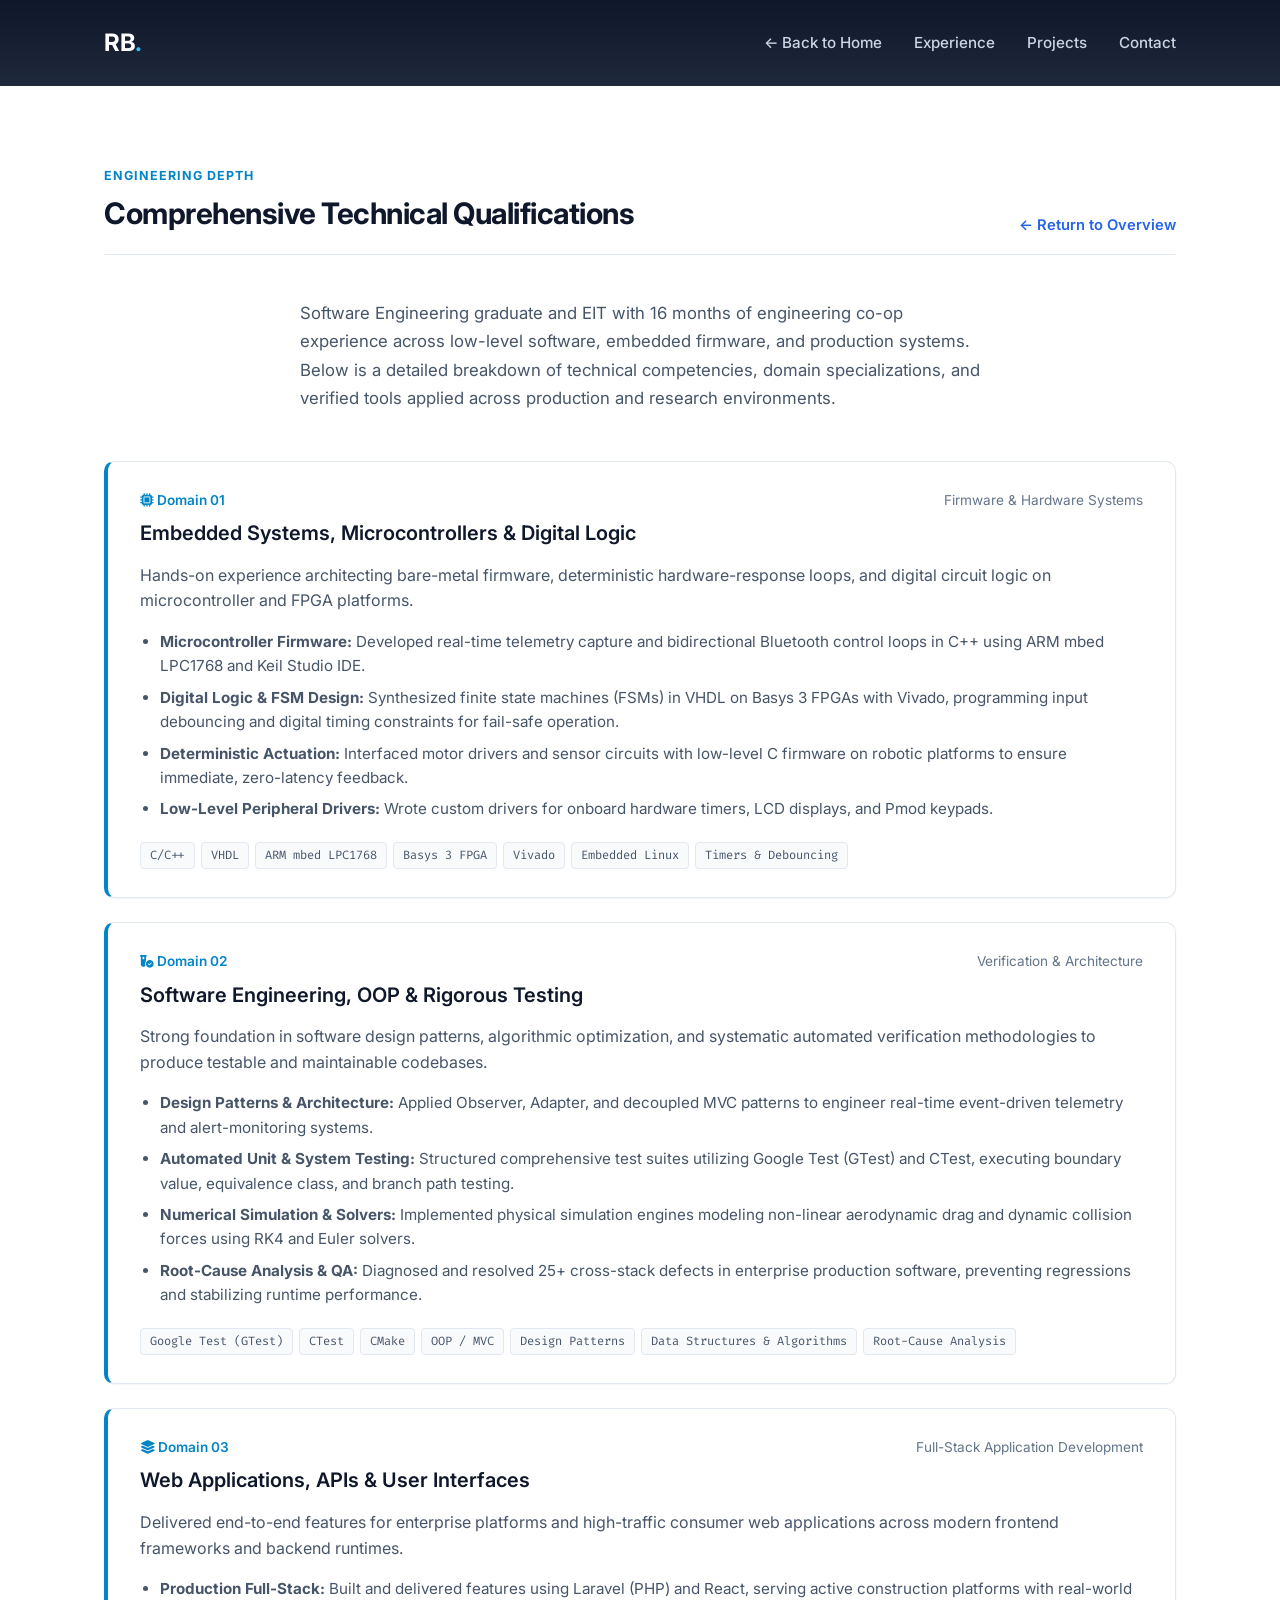
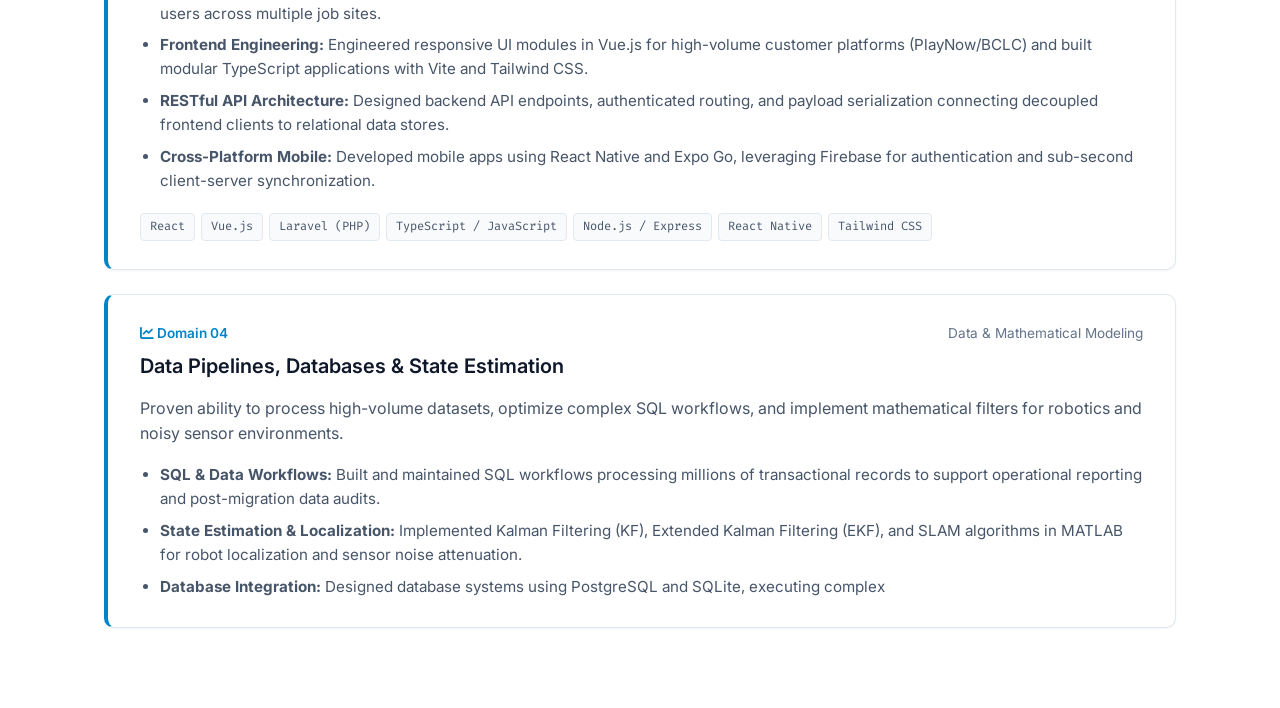
<file: summary.html>
<!doctype html>
<html lang="en">
  <head>
    <meta charset="UTF-8" />
    <meta name="viewport" content="width=device-width, initial-scale=1.0" />
    <title>Technical Qualifications | Ruth Befikadu, EIT</title>
    <meta
      name="description"
      content="Comprehensive technical summary and core qualifications for Ruth Befikadu, EIT."
    />
    <link rel="stylesheet" href="index.css" />
    <link
      rel="stylesheet"
      href="https://cdnjs.cloudflare.com/ajax/libs/font-awesome/6.5.1/css/all.min.css"
    />
    <link rel="preconnect" href="https://fonts.googleapis.com" />
    <link rel="preconnect" href="https://fonts.gstatic.com" crossorigin />
    <link
      href="https://fonts.googleapis.com/css2?family=Fira+Code:wght@400;500&family=Inter:wght@300;400;500;600;700&display=swap"
      rel="stylesheet"
    />
  </head>
  <body>
    <!-- Top Navigation Bar -->
    <header>
      <nav class="nav-container">
        <a href="index.html" class="logo">RB<span>.</span></a>
        <ul class="nav-links">
          <li><a href="index.html">&larr; Back to Home</a></li>
          <li><a href="experience.html">Experience</a></li>
          <li><a href="projects.html">Projects</a></li>
          <li><a href="index.html#contact">Contact</a></li>
        </ul>
      </nav>
    </header>

    <main class="container">
      <!-- Section Header -->
      <div class="section-header">
        <div>
          <span class="section-tag">Engineering Depth</span>
          <h2>Comprehensive Technical Qualifications</h2>
        </div>
        <a href="index.html" class="detail-link">&larr; Return to Overview</a>
      </div>

      <!-- Overview Lead Paragraph -->
      <p class="hero-intro" style="color: var(--text-muted); margin-bottom: 3rem; text-align: left;">
        Software Engineering graduate and EIT with 16 months of engineering co-op experience across low-level software, embedded firmware, and production systems. Below is a detailed breakdown of technical competencies, domain specializations, and verified tools applied across production and research environments.
      </p>

      <!-- Detailed Qualifications Grid -->
      <div class="timeline">
        <!-- Domain 1: Embedded Systems & Hardware Interfacing -->
        <div class="job-card">
          <div class="job-meta">
            <span class="job-company"><i class="fas fa-microchip"></i> Domain 01</span>
            <span class="job-date">Firmware & Hardware Systems</span>
          </div>
          <h3 class="job-title">Embedded Systems, Microcontrollers & Digital Logic</h3>
          <p class="desc" style="margin-bottom: 1rem; color: var(--text-muted);">
            Hands-on experience architecting bare-metal firmware, deterministic hardware-response loops, and digital circuit logic on microcontroller and FPGA platforms.
          </p>
          <ul class="job-bullets">
            <li>
              <strong>Microcontroller Firmware:</strong> Developed real-time telemetry capture and bidirectional Bluetooth control loops in C++ using ARM mbed LPC1768 and Keil Studio IDE.
            </li>
            <li>
              <strong>Digital Logic & FSM Design:</strong> Synthesized finite state machines (FSMs) in VHDL on Basys 3 FPGAs with Vivado, programming input debouncing and digital timing constraints for fail-safe operation.
            </li>
            <li>
              <strong>Deterministic Actuation:</strong> Interfaced motor drivers and sensor circuits with low-level C firmware on robotic platforms to ensure immediate, zero-latency feedback.
            </li>
            <li>
              <strong>Low-Level Peripheral Drivers:</strong> Wrote custom drivers for onboard hardware timers, LCD displays, and Pmod keypads.
            </li>
          </ul>
          <div class="tag-cloud" style="margin-top: 1.25rem;">
            <span>C/C++</span>
            <span>VHDL</span>
            <span>ARM mbed LPC1768</span>
            <span>Basys 3 FPGA</span>
            <span>Vivado</span>
            <span>Embedded Linux</span>
            <span>Timers & Debouncing</span>
          </div>
        </div>

        <!-- Domain 2: Software Engineering & Verification -->
        <div class="job-card">
          <div class="job-meta">
            <span class="job-company"><i class="fas fa-vial-circle-check"></i> Domain 02</span>
            <span class="job-date">Verification & Architecture</span>
          </div>
          <h3 class="job-title">Software Engineering, OOP & Rigorous Testing</h3>
          <p class="desc" style="margin-bottom: 1rem; color: var(--text-muted);">
            Strong foundation in software design patterns, algorithmic optimization, and systematic automated verification methodologies to produce testable and maintainable codebases.
          </p>
          <ul class="job-bullets">
            <li>
              <strong>Design Patterns & Architecture:</strong> Applied Observer, Adapter, and decoupled MVC patterns to engineer real-time event-driven telemetry and alert-monitoring systems.
            </li>
            <li>
              <strong>Automated Unit & System Testing:</strong> Structured comprehensive test suites utilizing Google Test (GTest) and CTest, executing boundary value, equivalence class, and branch path testing.
            </li>
            <li>
              <strong>Numerical Simulation & Solvers:</strong> Implemented physical simulation engines modeling non-linear aerodynamic drag and dynamic collision forces using RK4 and Euler solvers.
            </li>
            <li>
              <strong>Root-Cause Analysis & QA:</strong> Diagnosed and resolved 25+ cross-stack defects in enterprise production software, preventing regressions and stabilizing runtime performance.
            </li>
          </ul>
          <div class="tag-cloud" style="margin-top: 1.25rem;">
            <span>Google Test (GTest)</span>
            <span>CTest</span>
            <span>CMake</span>
            <span>OOP / MVC</span>
            <span>Design Patterns</span>
            <span>Data Structures & Algorithms</span>
            <span>Root-Cause Analysis</span>
          </div>
        </div>

        <!-- Domain 3: Full-Stack & Production Web Systems -->
        <div class="job-card">
          <div class="job-meta">
            <span class="job-company"><i class="fas fa-layer-group"></i> Domain 03</span>
            <span class="job-date">Full-Stack Application Development</span>
          </div>
          <h3 class="job-title">Web Applications, APIs & User Interfaces</h3>
          <p class="desc" style="margin-bottom: 1rem; color: var(--text-muted);">
            Delivered end-to-end features for enterprise platforms and high-traffic consumer web applications across modern frontend frameworks and backend runtimes.
          </p>
          <ul class="job-bullets">
            <li>
              <strong>Production Full-Stack:</strong> Built and delivered features using Laravel (PHP) and React, serving active construction platforms with real-world users across multiple job sites.
            </li>
            <li>
              <strong>Frontend Engineering:</strong> Engineered responsive UI modules in Vue.js for high-volume customer platforms (PlayNow/BCLC) and built modular TypeScript applications with Vite and Tailwind CSS.
            </li>
            <li>
              <strong>RESTful API Architecture:</strong> Designed backend API endpoints, authenticated routing, and payload serialization connecting decoupled frontend clients to relational data stores.
            </li>
            <li>
              <strong>Cross-Platform Mobile:</strong> Developed mobile apps using React Native and Expo Go, leveraging Firebase for authentication and sub-second client-server synchronization.
            </li>
          </ul>
          <div class="tag-cloud" style="margin-top: 1.25rem;">
            <span>React</span>
            <span>Vue.js</span>
            <span>Laravel (PHP)</span>
            <span>TypeScript / JavaScript</span>
            <span>Node.js / Express</span>
            <span>React Native</span>
            <span>Tailwind CSS</span>
          </div>
        </div>

        <!-- Domain 4: Data Engineering, Analytics & Robotics Math -->
        <div class="job-card">
          <div class="job-meta">
            <span class="job-company"><i class="fas fa-chart-line"></i> Domain 04</span>
            <span class="job-date">Data & Mathematical Modeling</span>
          </div>
          <h3 class="job-title">Data Pipelines, Databases & State Estimation</h3>
          <p class="desc" style="margin-bottom: 1rem; color: var(--text-muted);">
            Proven ability to process high-volume datasets, optimize complex SQL workflows, and implement mathematical filters for robotics and noisy sensor environments.
          </p>
          <ul class="job-bullets">
            <li>
              <strong>SQL & Data Workflows:</strong> Built and maintained SQL workflows processing millions of transactional records to support operational reporting and post-migration data audits.
            </li>
            <li>
              <strong>State Estimation & Localization:</strong> Implemented Kalman Filtering (KF), Extended Kalman Filtering (EKF), and SLAM algorithms in MATLAB for robot localization and sensor noise attenuation.
            </li>
            <li>
              <strong>Database Integration:</strong> Designed database systems using PostgreSQL and SQLite, executing complex
</file>
<file: index.css>
/* ==========================================================================
   Base & Reset
   ========================================================================== */
:root {
  --primary: #2563eb;
  --primary-hover: #1d4ed8;
  --accent: #0284c7;
  --bg-main: #ffffff;
  --bg-alt: #f8fafc;
  --bg-card: #ffffff;
  --text-main: #0f172a;
  --text-muted: #475569;
  --text-light: #64748b;
  --border: #e2e8f0;
  --border-subtle: #f1f5f9;
  --shadow-sm: 0 1px 2px 0 rgb(0 0 0 / 0.05);
  --shadow-md: 0 4px 6px -1px rgb(0 0 0 / 0.08), 0 2px 4px -2px rgb(0 0 0 / 0.06);
  --shadow-lg: 0 10px 15px -3px rgb(0 0 0 / 0.08), 0 4px 6px -4px rgb(0 0 0 / 0.04);
  --font-sans: 'Inter', -apple-system, BlinkMacSystemFont, 'Segoe UI', Roboto, sans-serif;
  --font-mono: 'Fira Code', monospace;
  --radius: 10px;
}

* {
  box-sizing: border-box;
  margin: 0;
  padding: 0;
}

html {
  scroll-behavior: smooth;
}

body {
  font-family: var(--font-sans);
  color: var(--text-main);
  background-color: var(--bg-main);
  line-height: 1.6;
  -webkit-font-smoothing: antialiased;
}

a {
  color: var(--primary);
  text-decoration: none;
  transition: color 0.2s ease;
}

a:hover {
  color: var(--primary-hover);
}

.container {
  max-width: 1120px;
  margin: 0 auto;
  padding: 5rem 1.5rem;
}

.bg-light {
  background-color: var(--bg-alt);
}

/* ==========================================================================
   Navigation
   ========================================================================== */
header {
  background: linear-gradient(to bottom, #0f172a, #1e293b);
  color: #ffffff;
}

.nav-container {
  max-width: 1120px;
  margin: 0 auto;
  padding: 1.5rem;
  display: flex;
  justify-content: space-between;
  align-items: center;
}

.logo {
  font-size: 1.5rem;
  font-weight: 700;
  color: #ffffff;
  letter-spacing: -0.5px;
}

.logo span {
  color: #38bdf8;
}

.nav-links {
  list-style: none;
  display: flex;
  gap: 2rem;
}

.nav-links a {
  color: #cbd5e1;
  font-weight: 500;
  font-size: 0.95rem;
  transition: color 0.2s ease;
}

.nav-links a:hover {
  color: #ffffff;
}

/* ==========================================================================
   Hero Section
   ========================================================================== */
.hero {
  max-width: 860px;
  margin: 0 auto;
  padding: 4.5rem 1.5rem 6.5rem;
  text-align: center;
}

.badge-container {
  display: flex;
  justify-content: center;
  flex-wrap: wrap;
  gap: 0.6rem;
  margin-bottom: 1.5rem;
}

.hero-badge {
  display: inline-block;
  background-color: rgba(255, 255, 255, 0.1);
  color: #cbd5e1;
  border: 1px solid rgba(255, 255, 255, 0.18);
  font-size: 0.8rem;
  font-weight: 600;
  padding: 0.35rem 0.85rem;
  border-radius: 9999px;
  letter-spacing: 0.3px;
}

.hero-badge.highlight {
  background-color: rgba(56, 189, 248, 0.15);
  color: #7dd3fc;
  border-color: rgba(56, 189, 248, 0.35);
}

.hero h1 {
  font-size: 3.25rem;
  font-weight: 800;
  letter-spacing: -1px;
  margin-bottom: 0.75rem;
  color: #ffffff;
}

.hero-subtitle {
  font-size: 1.25rem;
  font-weight: 500;
  color: #94a3b8;
  margin-bottom: 1.25rem;
}

.hero-intro {
  font-size: 1.05rem;
  color: #cbd5e1;
  max-width: 680px;
  margin: 0 auto 2.25rem;
  line-height: 1.7;
}

.hero-actions {
  display: flex;
  justify-content: center;
  gap: 1rem;
  margin-bottom: 2.5rem;
}

.btn {
  display: inline-block;
  padding: 0.75rem 1.6rem;
  border-radius: 8px;
  font-weight: 600;
  font-size: 0.95rem;
  transition: all 0.2s ease;
}

.btn-primary {
  background-color: #0284c7;
  color: #ffffff;
}

.btn-primary:hover {
  background-color: #0369a1;
  color: #ffffff;
}

/* Default Secondary Button (for white/light background sections) */
.btn-secondary {
  background-color: transparent;
  color: var(--text-main);
  border: 1px solid var(--border);
}

.btn-secondary:hover {
  background-color: var(--bg-alt);
  border-color: #cbd5e1;
  color: var(--text-main);
}

/* Hero Secondary Button override (for dark hero/header only) */
.hero .btn-secondary {
  color: #ffffff;
  border-color: #475569;
}

.hero .btn-secondary:hover {
  background-color: rgba(255, 255, 255, 0.08);
  border-color: #94a3b8;
  color: #ffffff;
}

.hero-links {
  display: flex;
  justify-content: center;
  gap: 1.25rem;
}

.hero-links a {
  display: inline-flex;
  align-items: center;
  justify-content: center;
  width: 44px;
  height: 44px;
  border-radius: 50%;
  background-color: rgba(255, 255, 255, 0.08);
  color: #cbd5e1;
  font-size: 1.15rem;
  border: 1px solid rgba(255, 255, 255, 0.12);
  transition: all 0.2s ease;
}

.hero-links a:hover {
  color: #ffffff;
  background-color: #0284c7;
  border-color: #0284c7;
  transform: translateY(-2px);
}

/* ==========================================================================
   Section Headers
   ========================================================================== */
.section-header {
  display: flex;
  justify-content: space-between;
  align-items: flex-end;
  margin-bottom: 2.75rem;
  padding-bottom: 1rem;
  border-bottom: 1px solid var(--border);
  gap: 1rem;
}

.section-tag {
  display: block;
  font-size: 0.78rem;
  font-weight: 700;
  text-transform: uppercase;
  letter-spacing: 1px;
  color: var(--accent);
  margin-bottom: 0.25rem;
}

.section-header h2 {
  font-size: 1.85rem;
  font-weight: 700;
  color: var(--text-main);
  letter-spacing: -0.5px;
}

.detail-link {
  font-size: 0.92rem;
  font-weight: 600;
  white-space: nowrap;
}

/* ==========================================================================
   Skills Grid
   ========================================================================== */
.skills-grid {
  display: grid;
  grid-template-columns: repeat(auto-fit, minmax(240px, 1fr));
  gap: 1.5rem;
}

.skill-card {
  background-color: var(--bg-card);
  border: 1px solid var(--border);
  padding: 1.75rem;
  border-radius: var(--radius);
  transition: transform 0.2s ease, box-shadow 0.2s ease;
  display: flex;
  flex-direction: column;
}

.skill-card:hover {
  transform: translateY(-4px);
  box-shadow: var(--shadow-md);
  border-color: #cbd5e1;
}

.card-icon {
  font-size: 1.65rem;
  color: var(--accent);
  margin-bottom: 1rem;
}

.skill-card h3 {
  font-size: 1.15rem;
  font-weight: 600;
  margin-bottom: 0.6rem;
  color: var(--text-main);
}

.skill-card p {
  font-size: 0.92rem;
  color: var(--text-muted);
  line-height: 1.6;
  margin-bottom: 1.25rem;
  flex-grow: 1;
}

.tag-cloud {
  display: flex;
  flex-wrap: wrap;
  gap: 0.4rem;
}

.tag-cloud span {
  font-family: var(--font-mono);
  font-size: 0.75rem;
  background-color: var(--bg-alt);
  color: var(--text-muted);
  padding: 0.2rem 0.55rem;
  border-radius: 4px;
  border: 1px solid var(--border);
}

/* ==========================================================================
   Experience Timeline
   ========================================================================== */
.timeline {
  display: flex;
  flex-direction: column;
  gap: 1.5rem;
}

.job-card {
  background-color: var(--bg-card);
  border: 1px solid var(--border);
  border-left: 4px solid var(--accent);
  border-radius: var(--radius);
  padding: 1.75rem 2rem;
  box-shadow: var(--shadow-sm);
}

.job-meta {
  display: flex;
  justify-content: space-between;
  font-size: 0.85rem;
  margin-bottom: 0.35rem;
  color: var(--text-light);
}

.job-company {
  font-weight: 600;
  color: var(--accent);
}

.job-title {
  font-size: 1.25rem;
  font-weight: 600;
  color: var(--text-main);
  margin-bottom: 0.85rem;
}

.job-bullets {
  padding-left: 1.25rem;
  color: var(--text-muted);
  font-size: 0.95rem;
}

.job-bullets li {
  margin-bottom: 0.45rem;
  line-height: 1.6;
}

.job-bullets li:last-child {
  margin-bottom: 0;
}

/* ==========================================================================
   Project Grid
   ========================================================================== */
.project-grid {
  display: grid;
  grid-template-columns: repeat(auto-fit, minmax(280px, 1fr));
  gap: 1.5rem;
}

.project-card {
  background-color: var(--bg-card);
  border: 1px solid var(--border);
  border-radius: var(--radius);
  padding: 1.75rem;
  transition: transform 0.2s ease, box-shadow 0.2s ease;
  display: flex;
  flex-direction: column;
}

.project-card:hover {
  transform: translateY(-4px);
  box-shadow: var(--shadow-md);
  border-color: #cbd5e1;
}

.project-header {
  display: flex;
  justify-content: space-between;
  align-items: flex-start;
  gap: 0.5rem;
  margin-bottom: 0.4rem;
}

.project-card h3 {
  font-size: 1.15rem;
  font-weight: 600;
  color: var(--text-main);
}

.project-badge {
  font-size: 0.7rem;
  font-weight: 600;
  background-color: #e0f2fe;
  color: #0369a1;
  padding: 0.2rem 0.55rem;
  border-radius: 9999px;
  white-space: nowrap;
}

.project-tech {
  font-family: var(--font-mono);
  font-size: 0.8rem;
  font-weight: 500;
  color: var(--accent);
  margin-bottom: 0.85rem;
}

.project-card .desc {
  font-size: 0.92rem;
  color: var(--text-muted);
  line-height: 1.6;
}

/* ==========================================================================
   Footer & Contact
   ========================================================================== */
footer {
  background-color: #0f172a;
  color: #cbd5e1;
  padding: 4.5rem 1.5rem 3rem;
  text-align: center;
}

.footer-content {
  padding: 0;
}

footer h2 {
  font-size: 2rem;
  font-weight: 700;
  color: #ffffff;
  margin-bottom: 0.5rem;
}

.footer-lead {
  font-size: 1rem;
  color: #94a3b8;
  margin-bottom: 2.25rem;
}

.contact-links {
  display: flex;
  justify-content: center;
  flex-wrap: wrap;
  gap: 1.5rem 2.5rem;
  margin-bottom: 3rem;
}

.contact-item {
  display: inline-flex;
  align-items: center;
  gap: 0.6rem;
  color: #e2e8f0;
  font-size: 0.95rem;
  font-weight: 500;
}

.contact-item i {
  color: #38bdf8;
  font-size: 1.1rem;
}

.contact-item:hover {
  color: #38bdf8;
}

.copyright {
  font-size: 0.82rem;
  color: #64748b;
  border-top: 1px solid #1e293b;
  padding-top: 2rem;
}

/* ==========================================================================
   Responsive Breakpoints
   ========================================================================== */
@media (max-width: 768px) {
  .hero h1 {
    font-size: 2.4rem;
  }

  .nav-container {
    flex-direction: column;
    gap: 1rem;
  }

  .section-header {
    flex-direction: column;
    align-items: flex-start;
  }

  .job-meta {
    flex-direction: column;
    gap: 0.2rem;
  }

  .container {
    padding: 3.5rem 1.25rem;
  }
}
</file>
